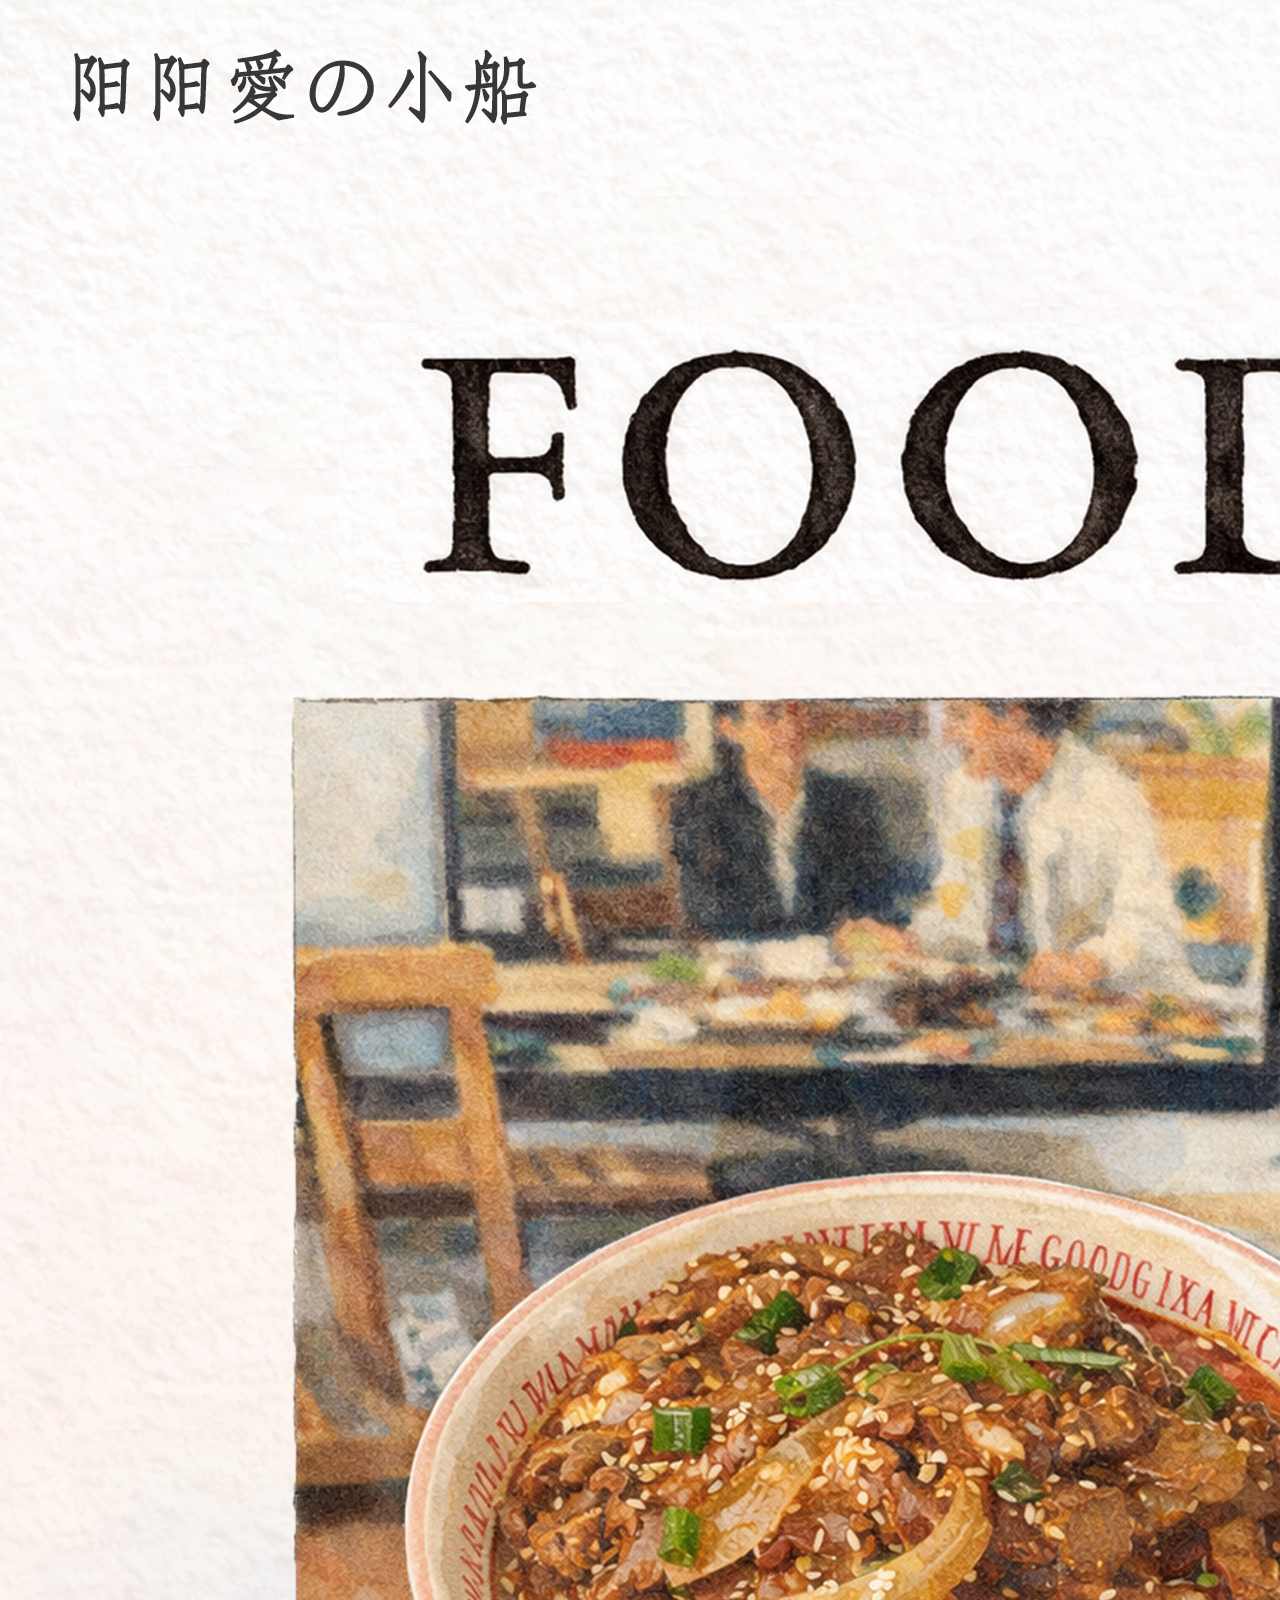
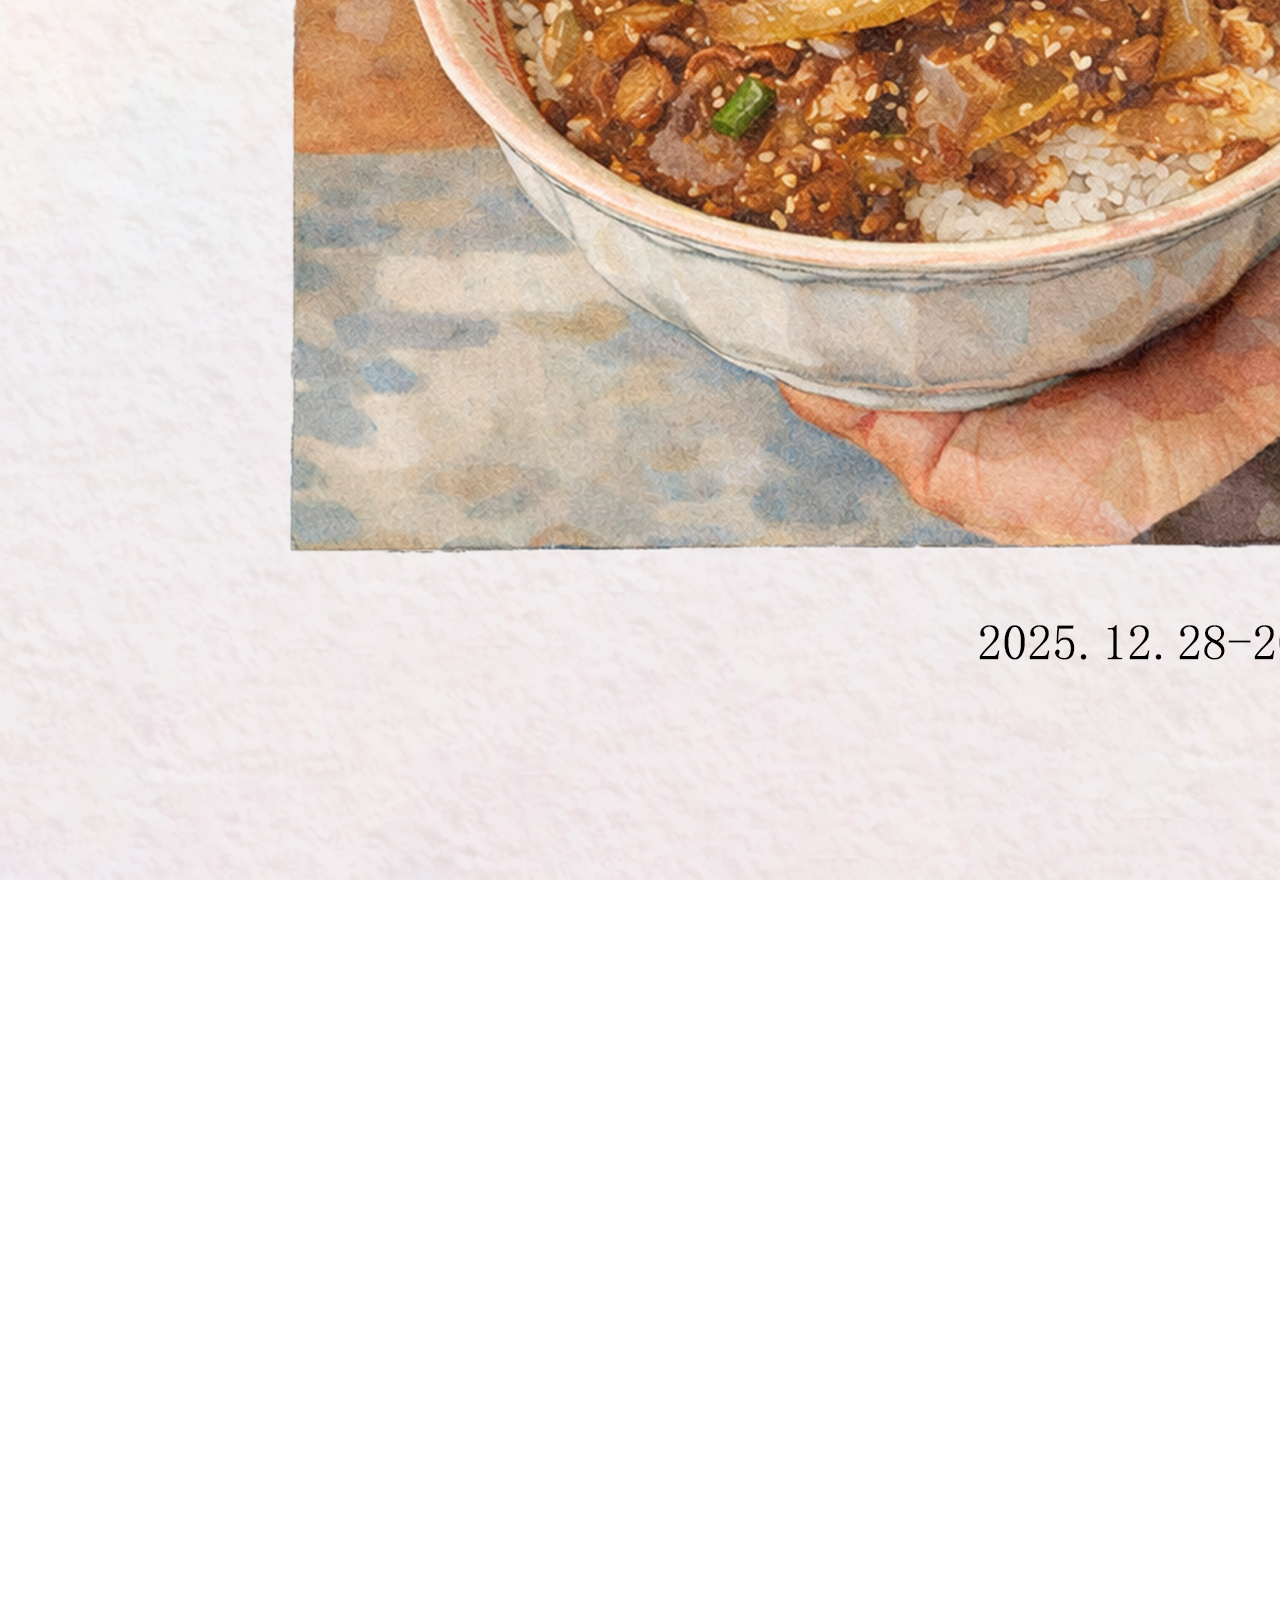
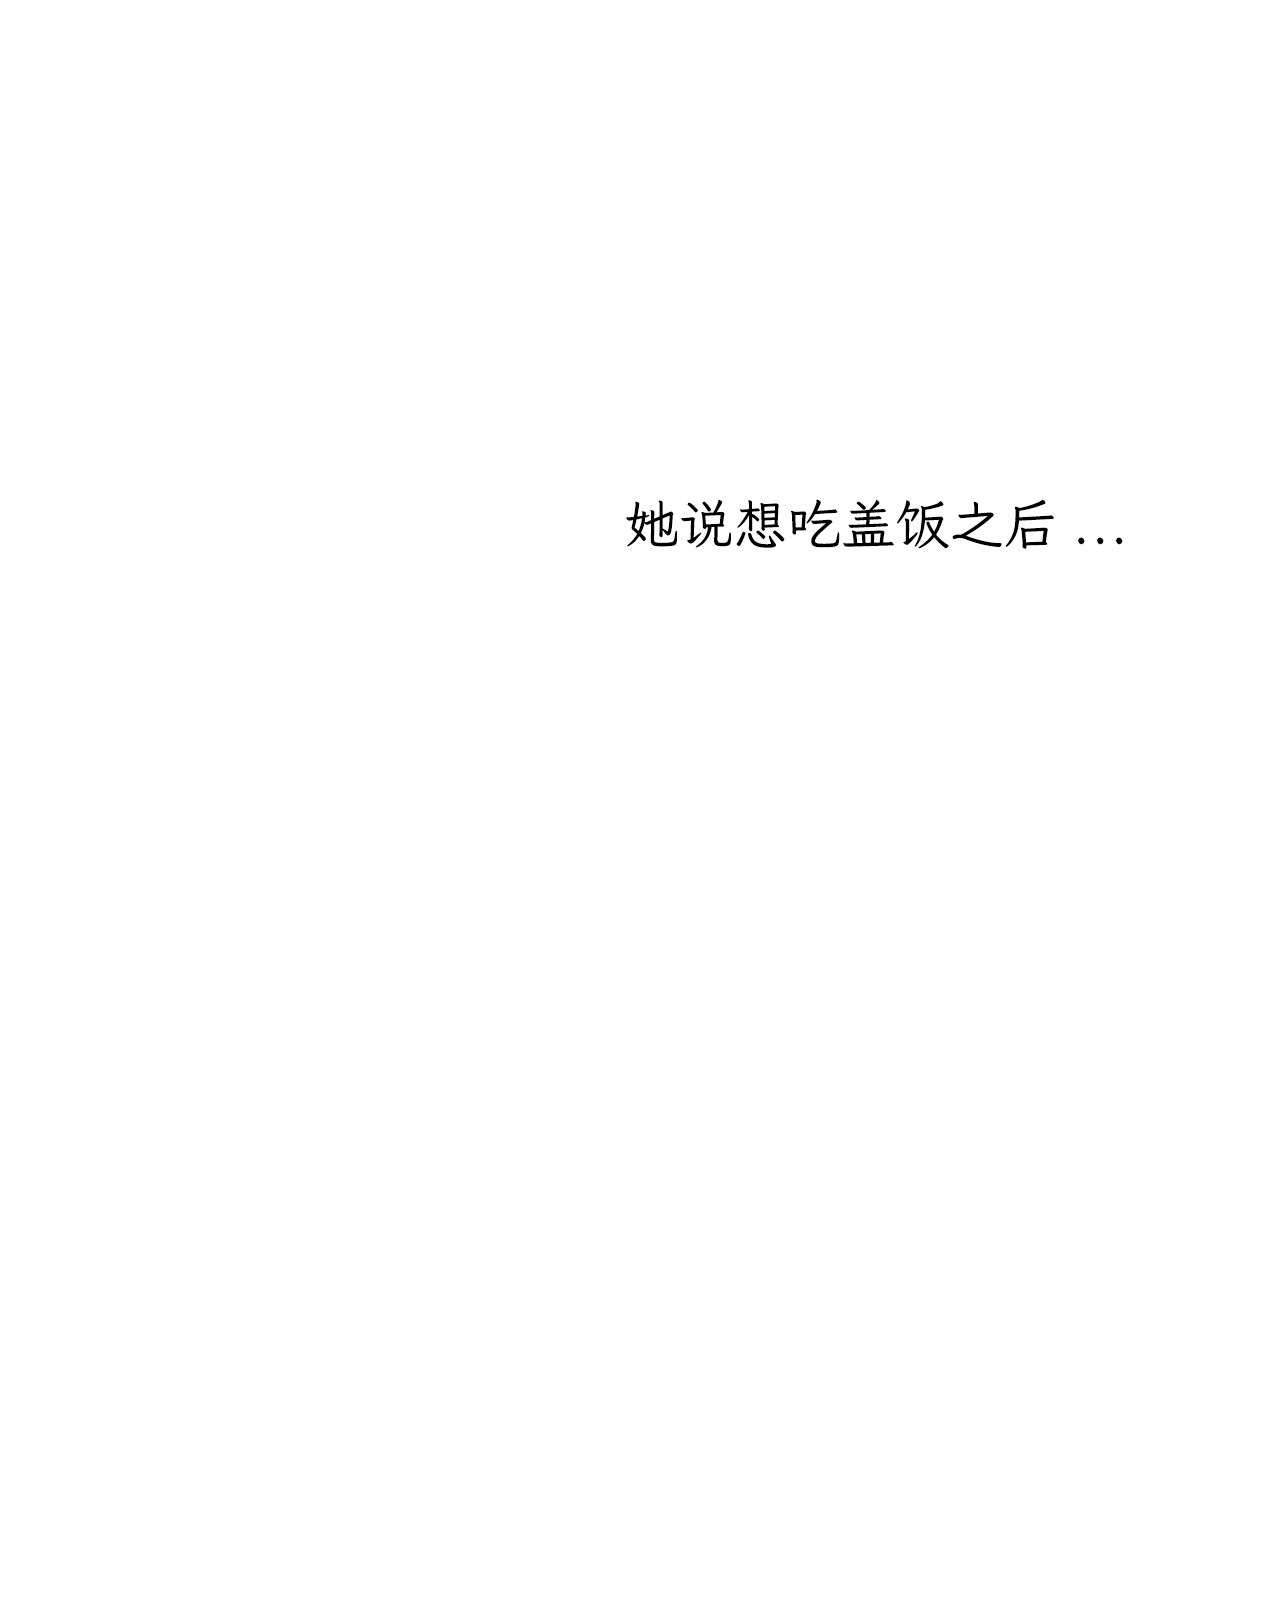
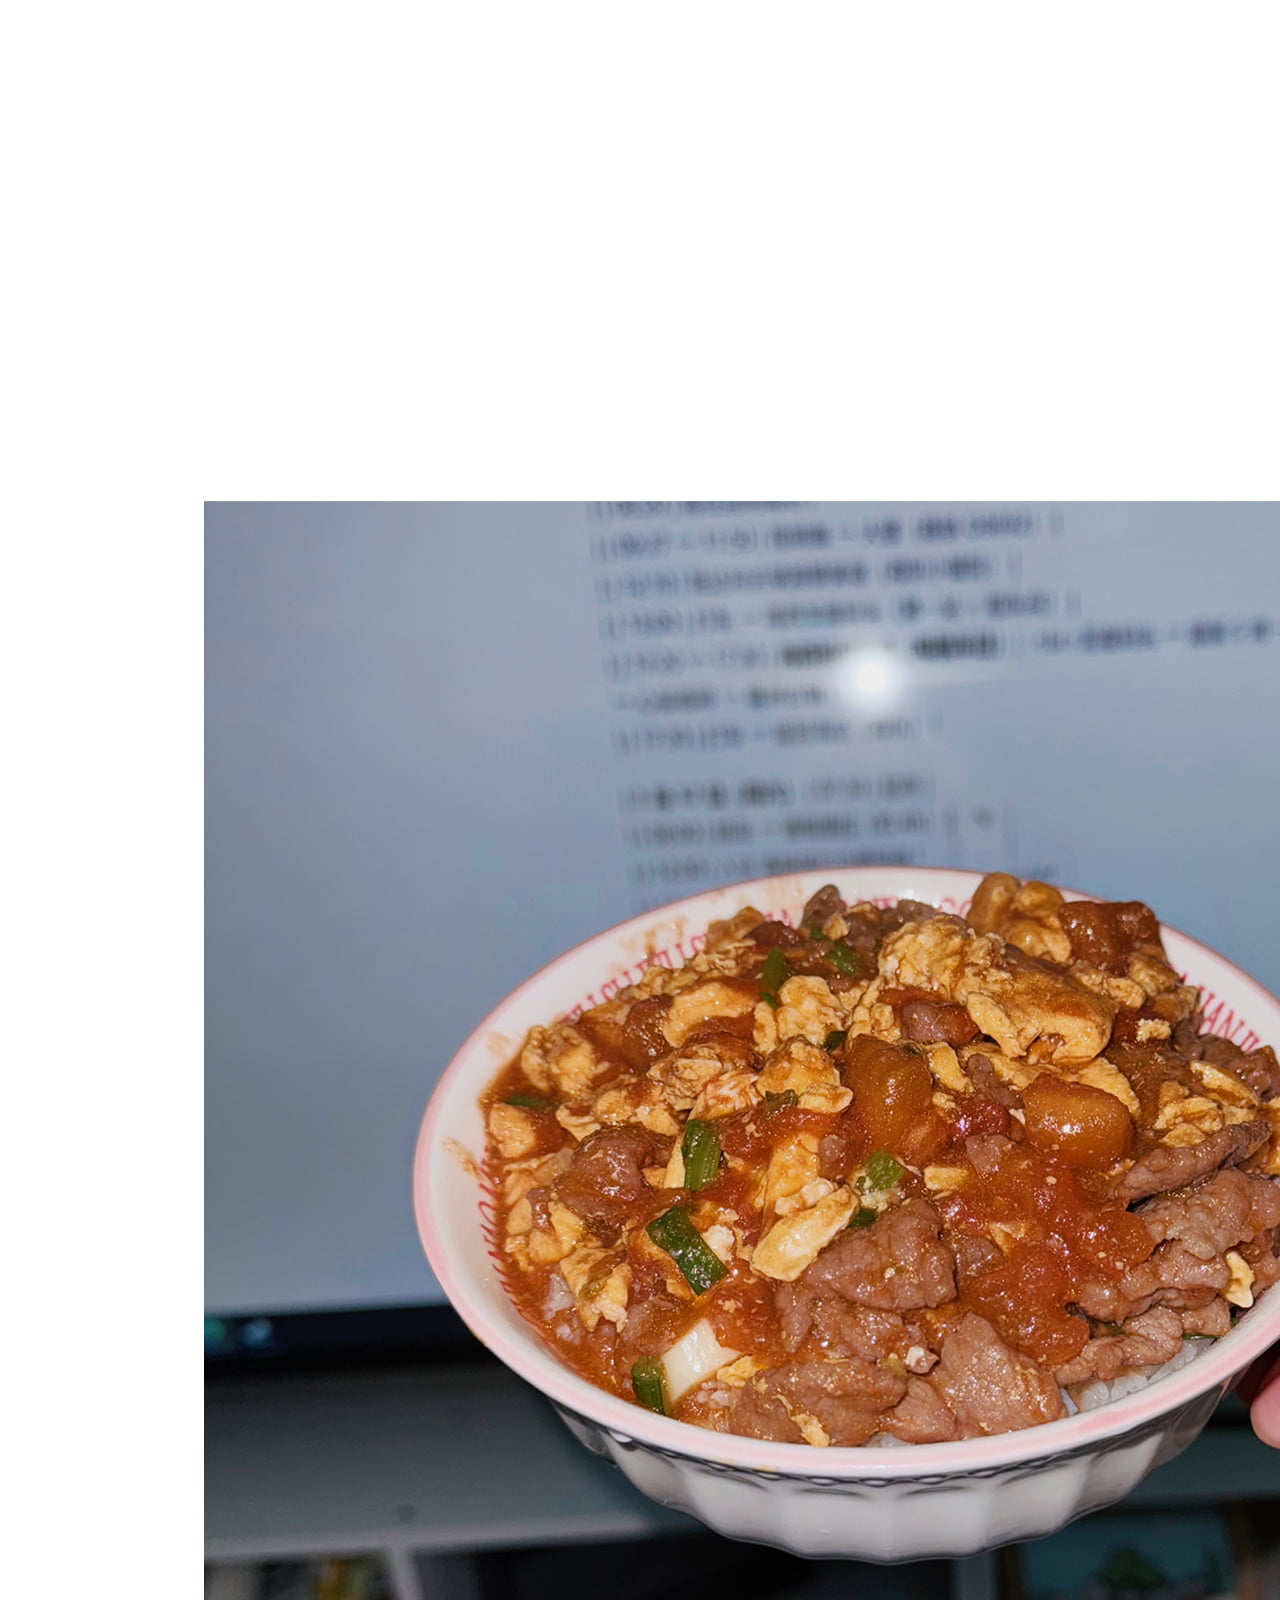
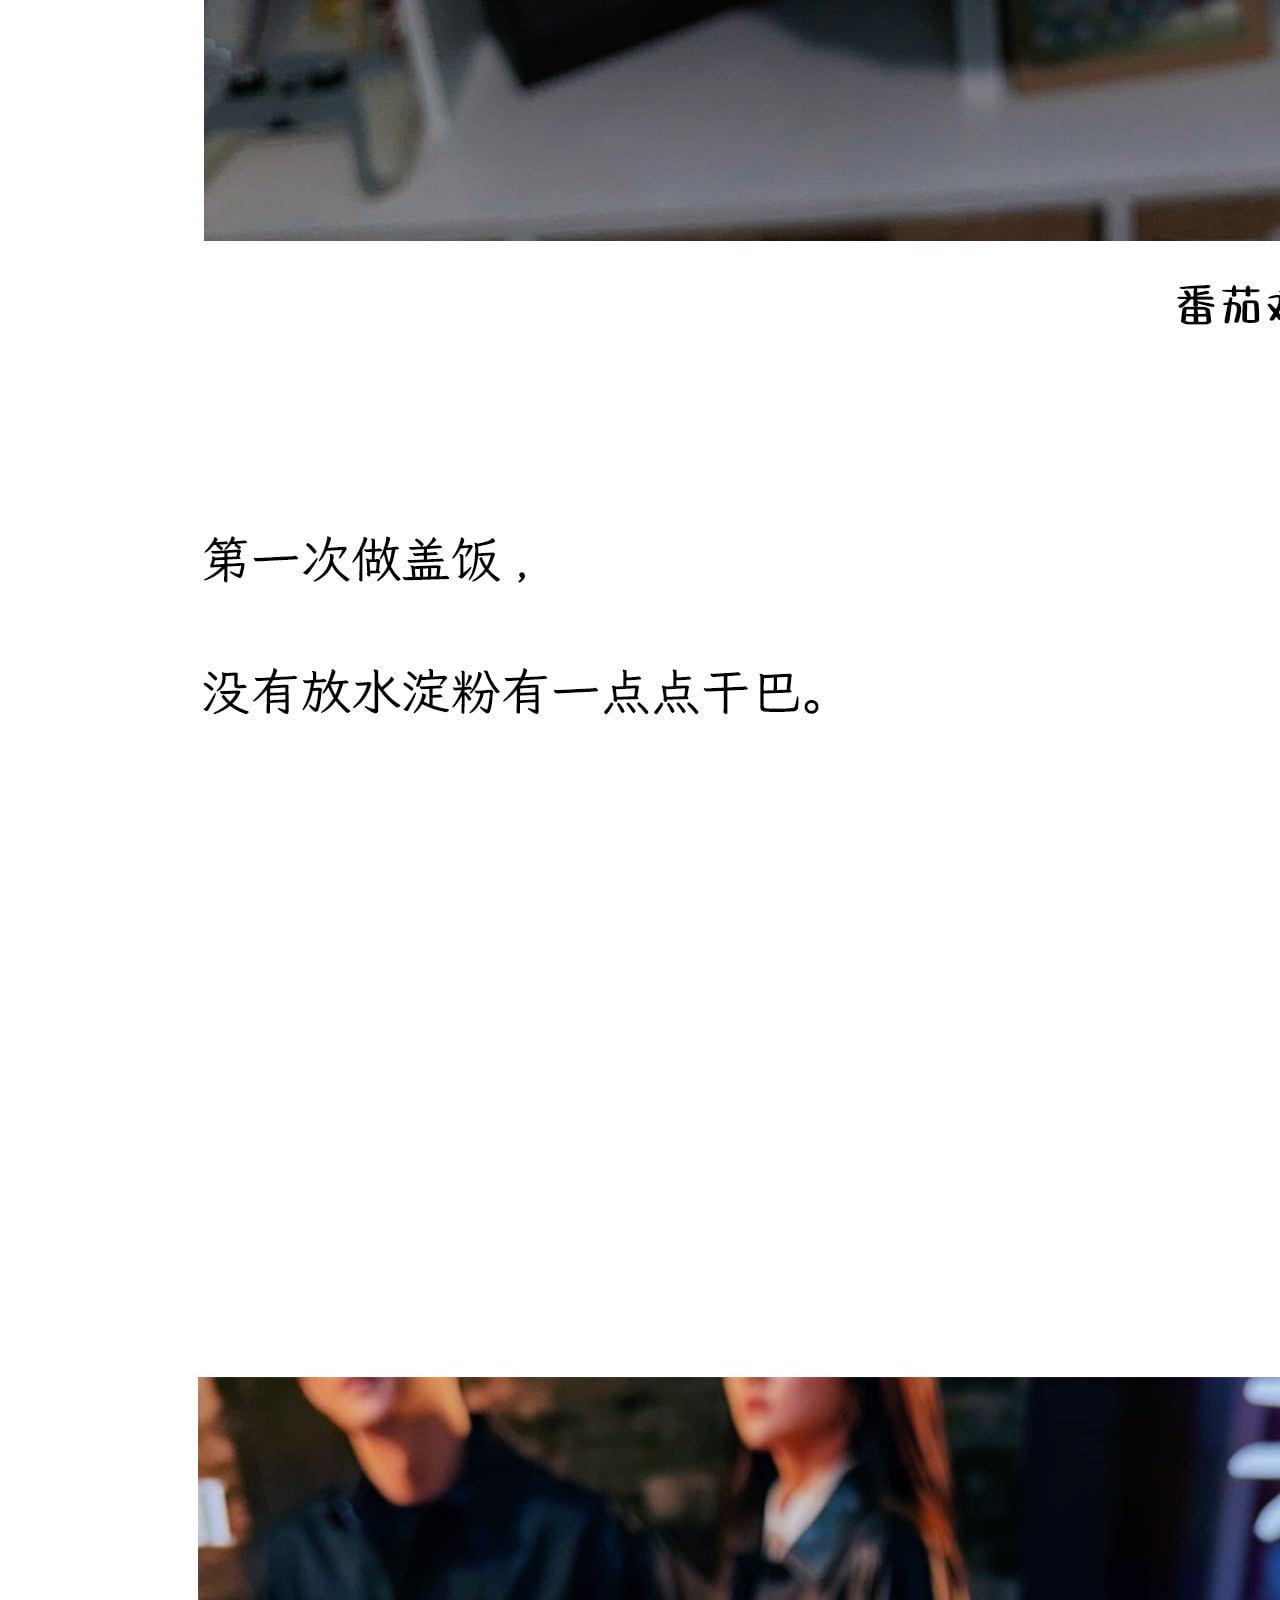
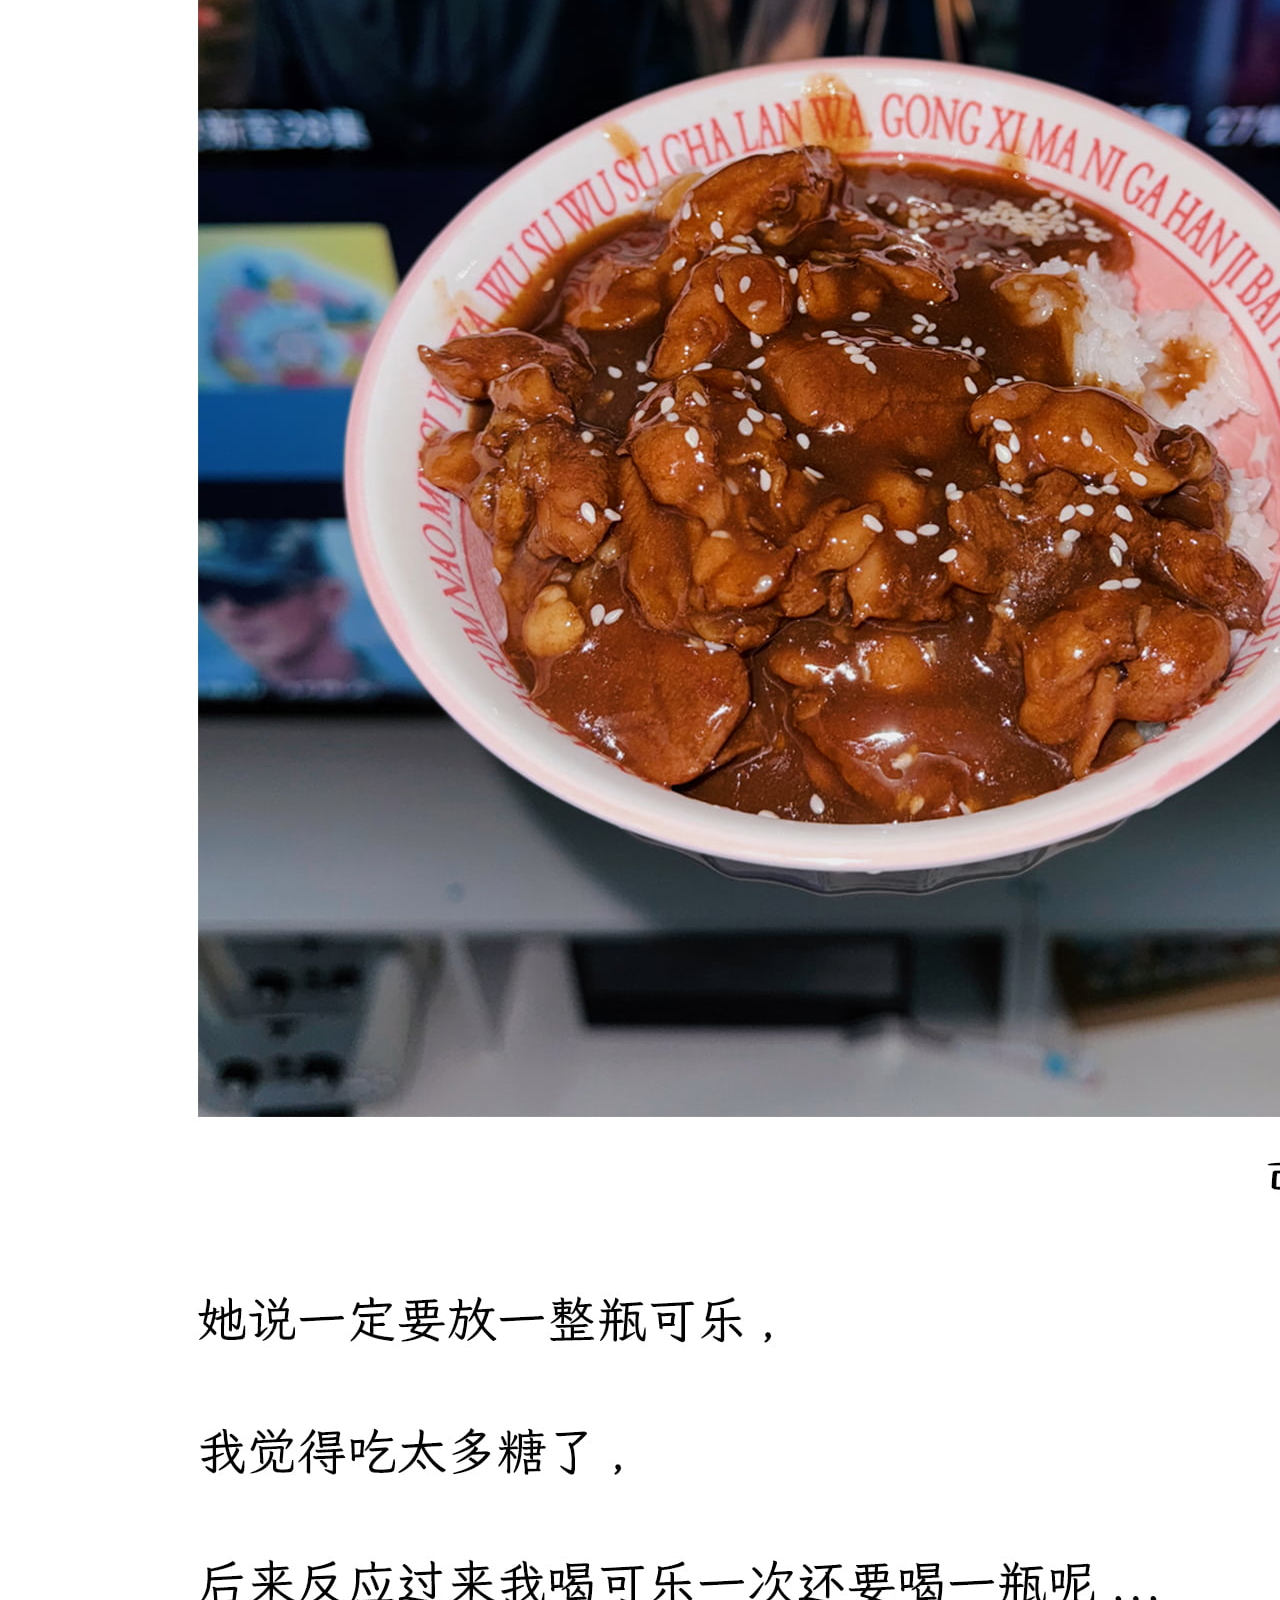
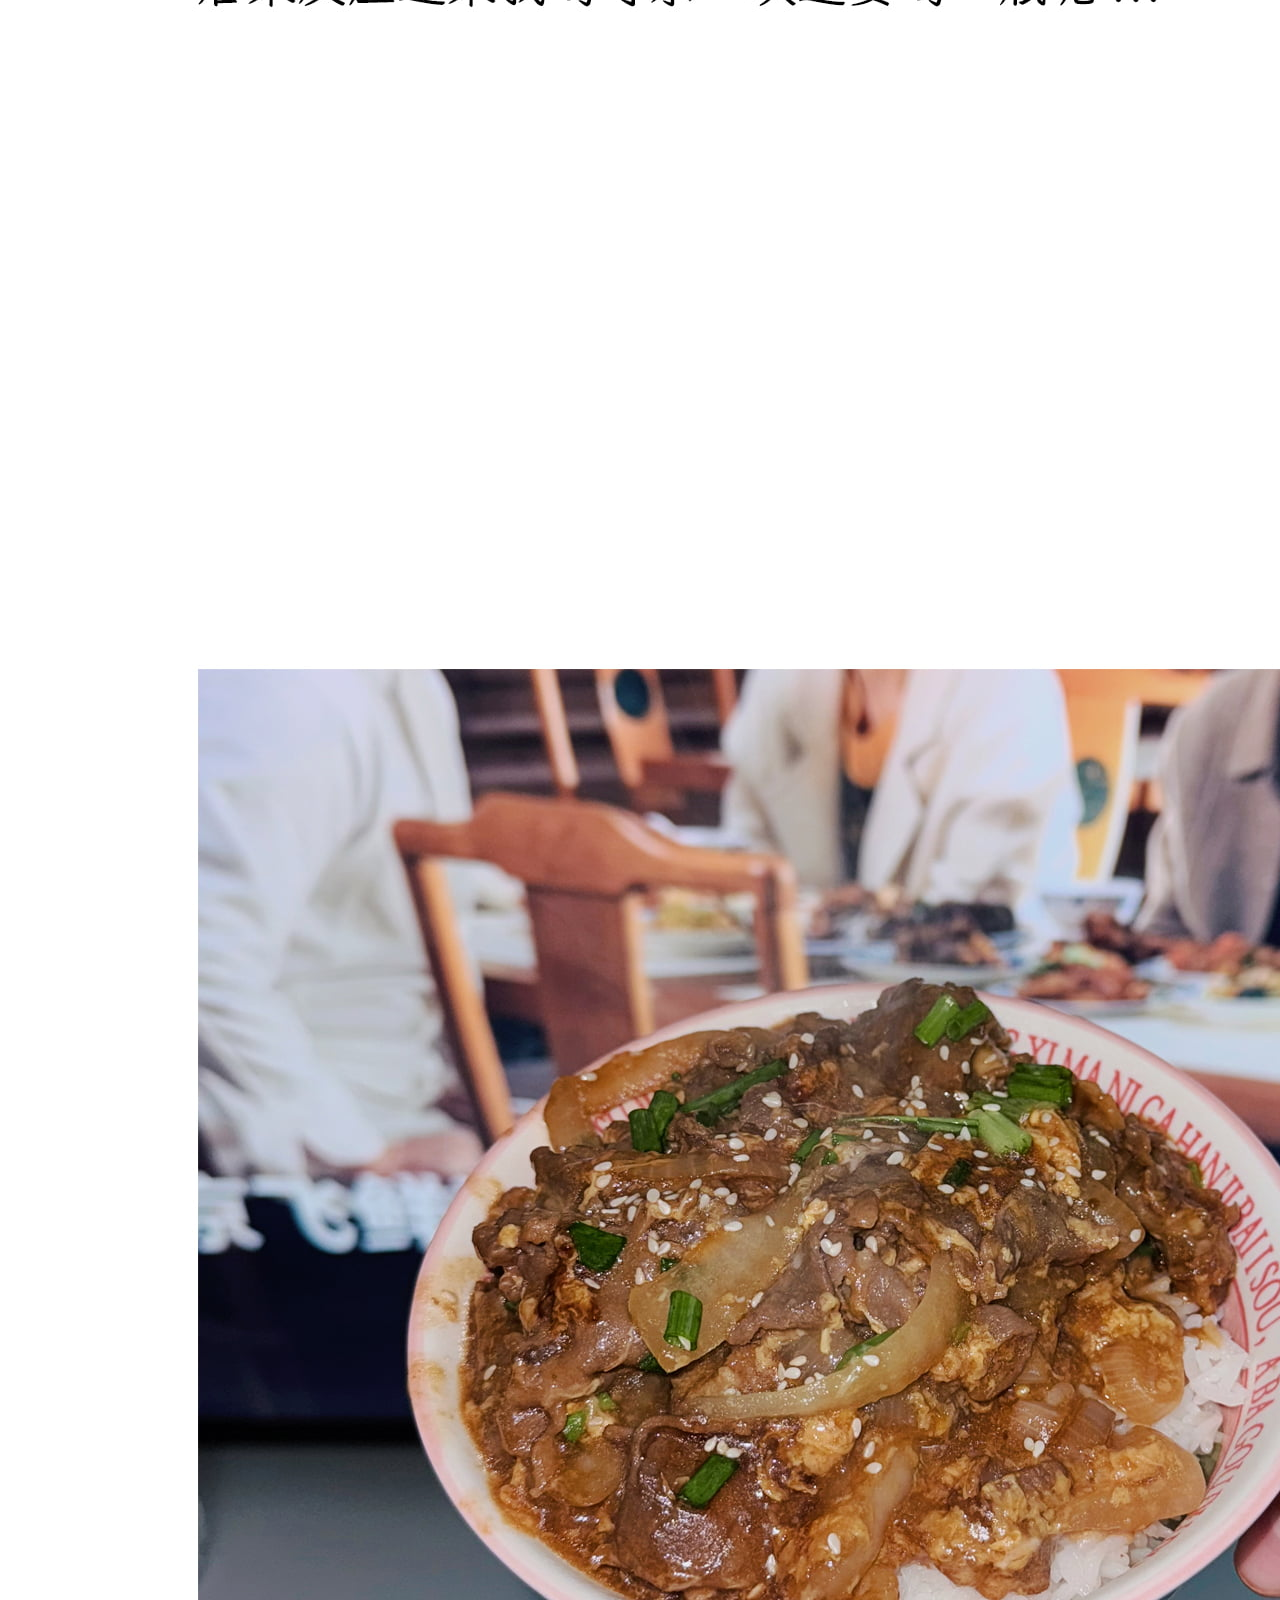
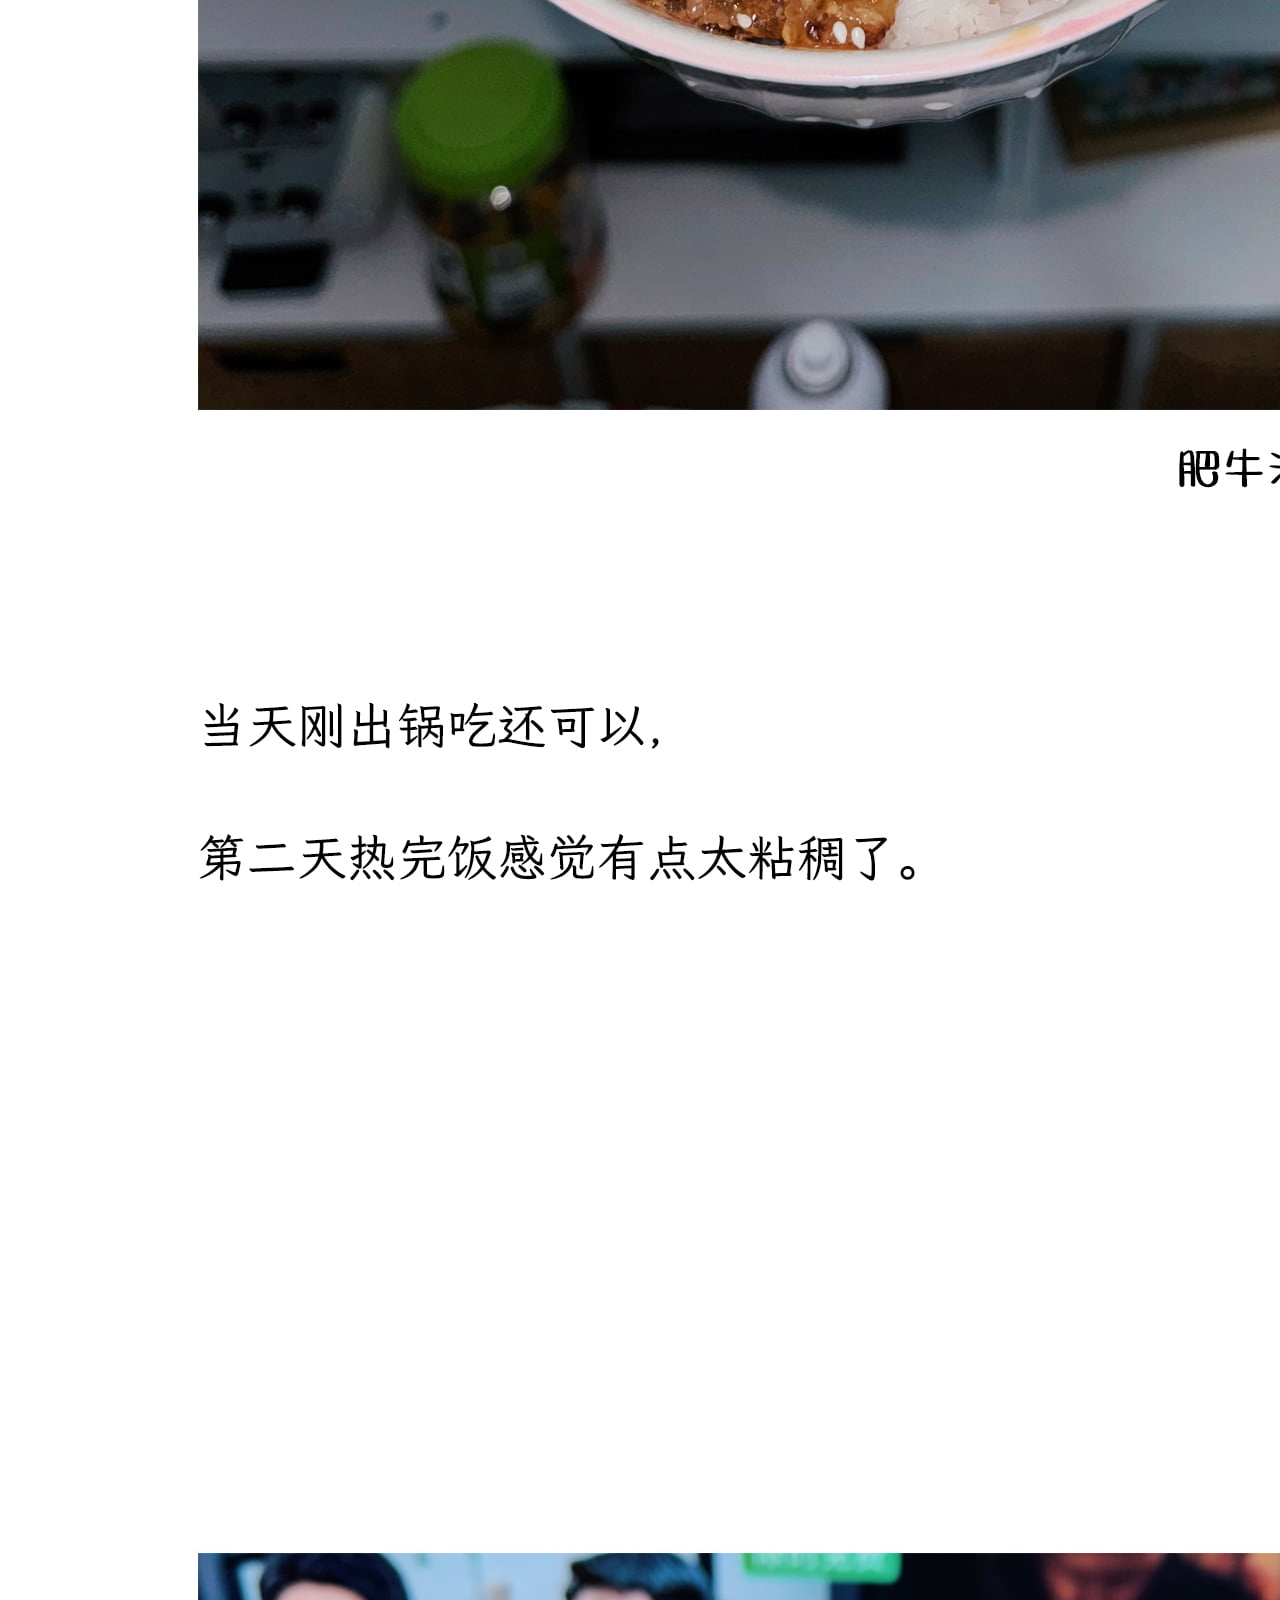
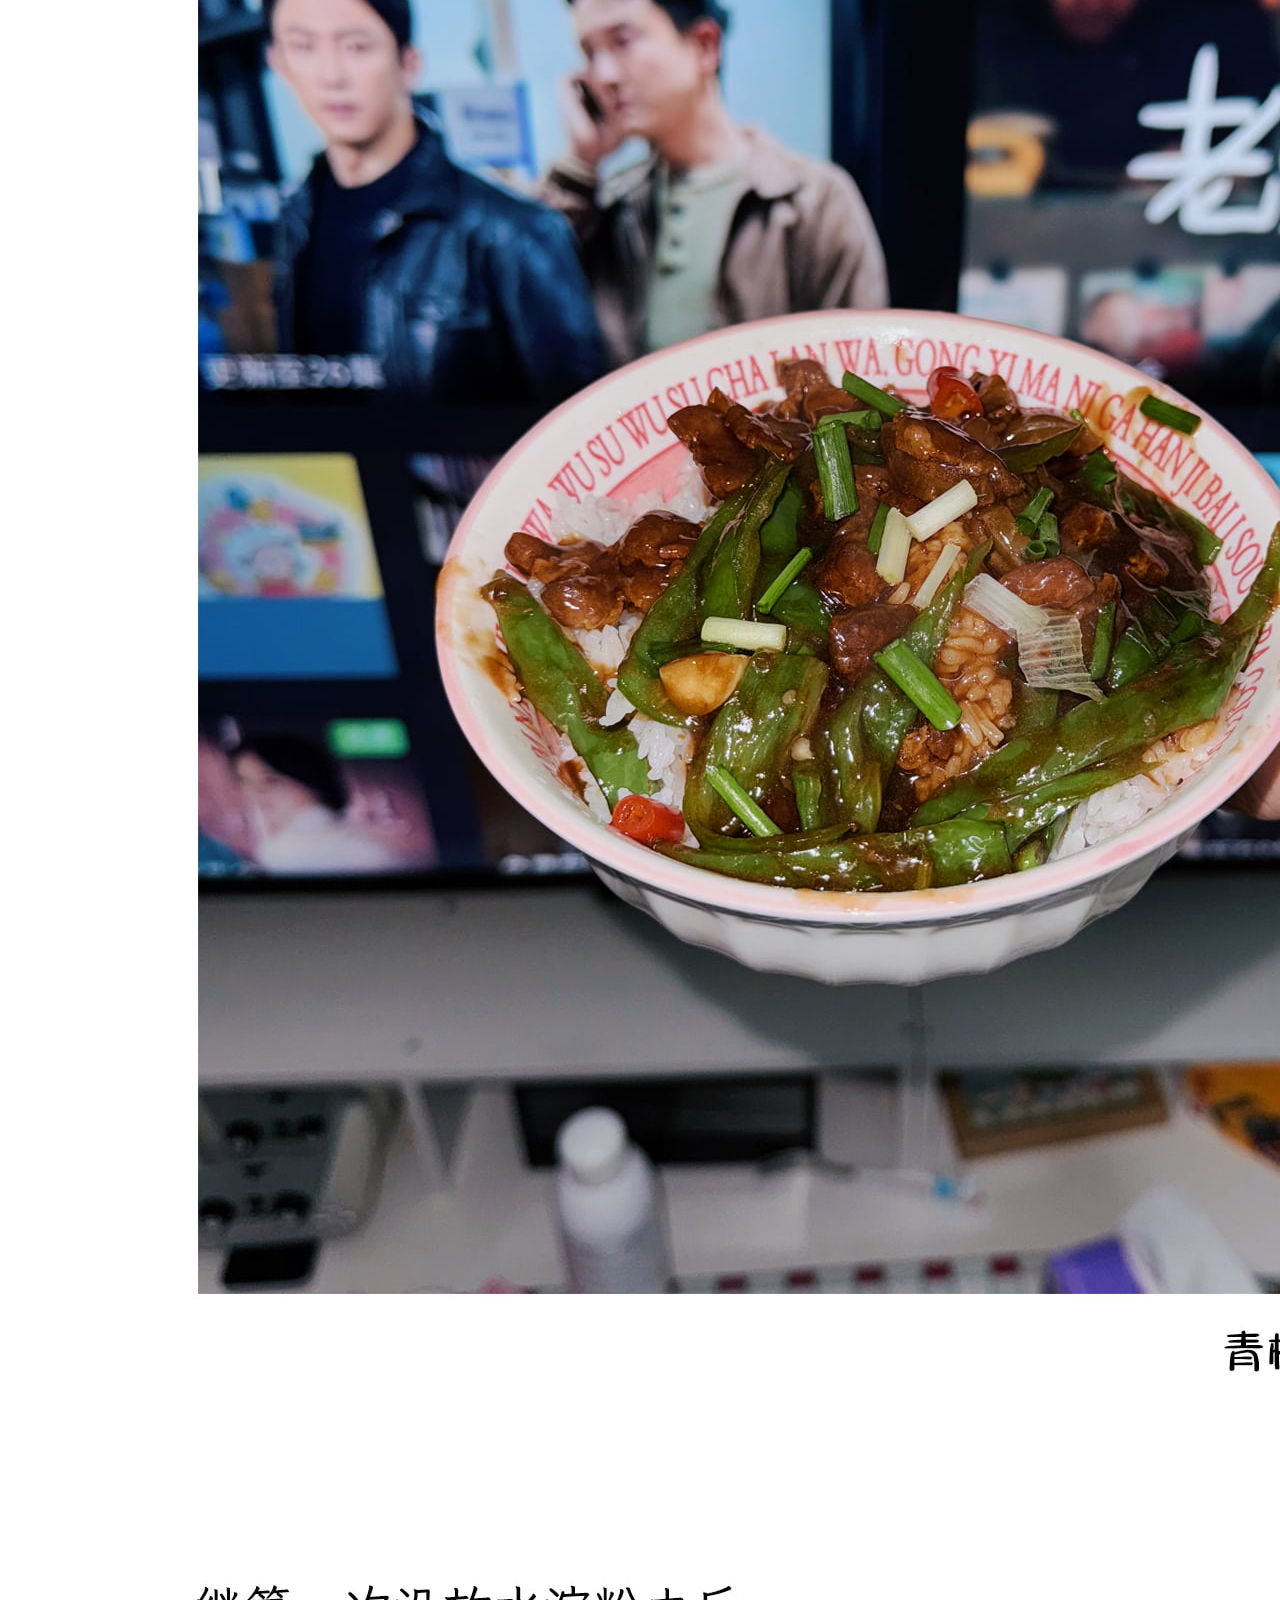
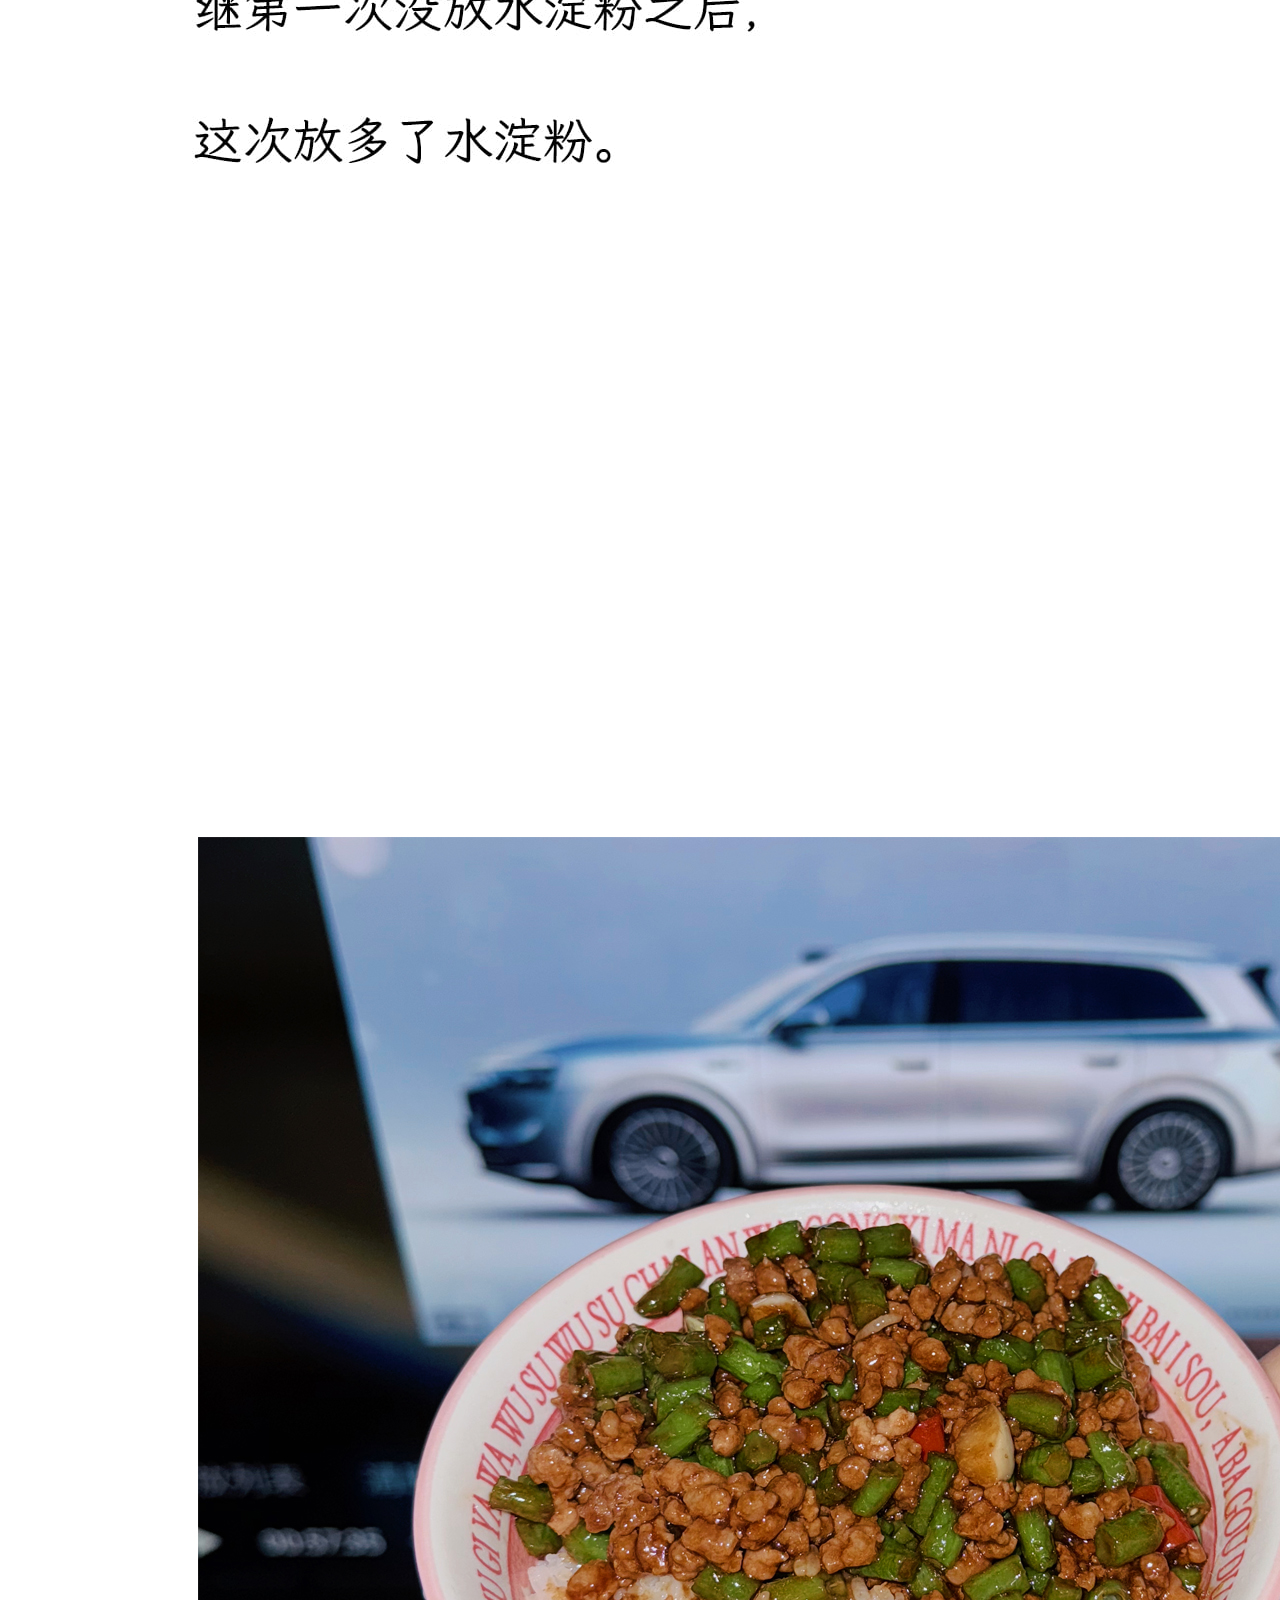
<file: food/food-0001.html>
<!DOCTYPE html>
<html lang="zh-CN">
<head>
  <meta charset="UTF-8">
  <meta name="viewport" content="width=device-width, initial-scale=1.0">
  <title>FOOD · 第 1 期</title>

  <!-- 内容页样式 -->
  <link rel="stylesheet" href="food-0001.css?v=1">
</head>

<body>

<main class="issue">

  <div class="issue-page"><img src="../images/food/food-0001/food-0001-cover.jpg" alt=""></div>

  <div class="issue-page"><img src="../images/food/food-0001/food-0001-01.jpg" alt=""></div>
  <div class="issue-page"><img src="../images/food/food-0001/food-0001-02.jpg" alt=""></div>
  <div class="issue-page"><img src="../images/food/food-0001/food-0001-03.jpg" alt=""></div>
  <div class="issue-page"><img src="../images/food/food-0001/food-0001-04.jpg" alt=""></div>
  <div class="issue-page"><img src="../images/food/food-0001/food-0001-05.jpg" alt=""></div>
  <div class="issue-page"><img src="../images/food/food-0001/food-0001-06.jpg" alt=""></div>
  <div class="issue-page"><img src="../images/food/food-0001/food-0001-07.jpg" alt=""></div>
  <div class="issue-page"><img src="../images/food/food-0001/food-0001-08.jpg" alt=""></div>
  <div class="issue-page"><img src="../images/food/food-0001/food-0001-09.jpg" alt=""></div>
  <div class="issue-page"><img src="../images/food/food-0001/food-0001-10.jpg" alt=""></div>

</main>

</body>
</html>
</file>
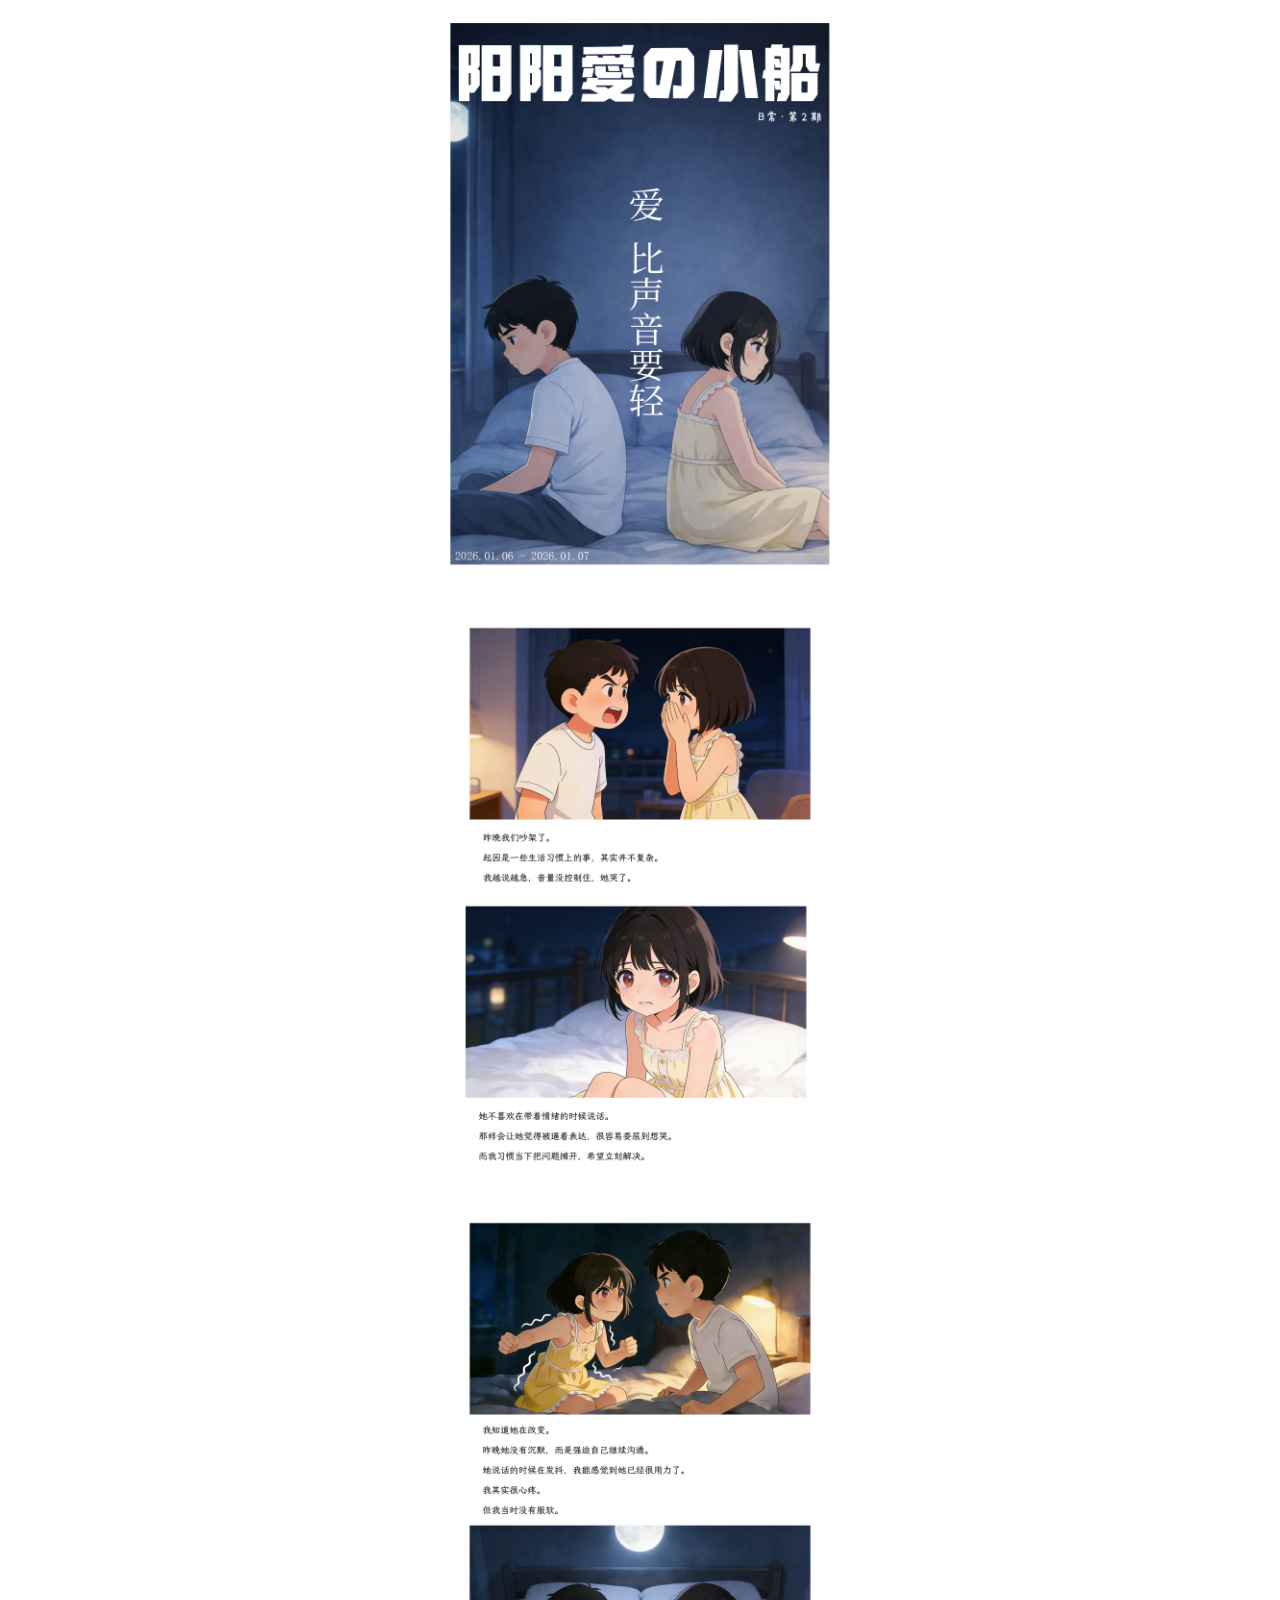
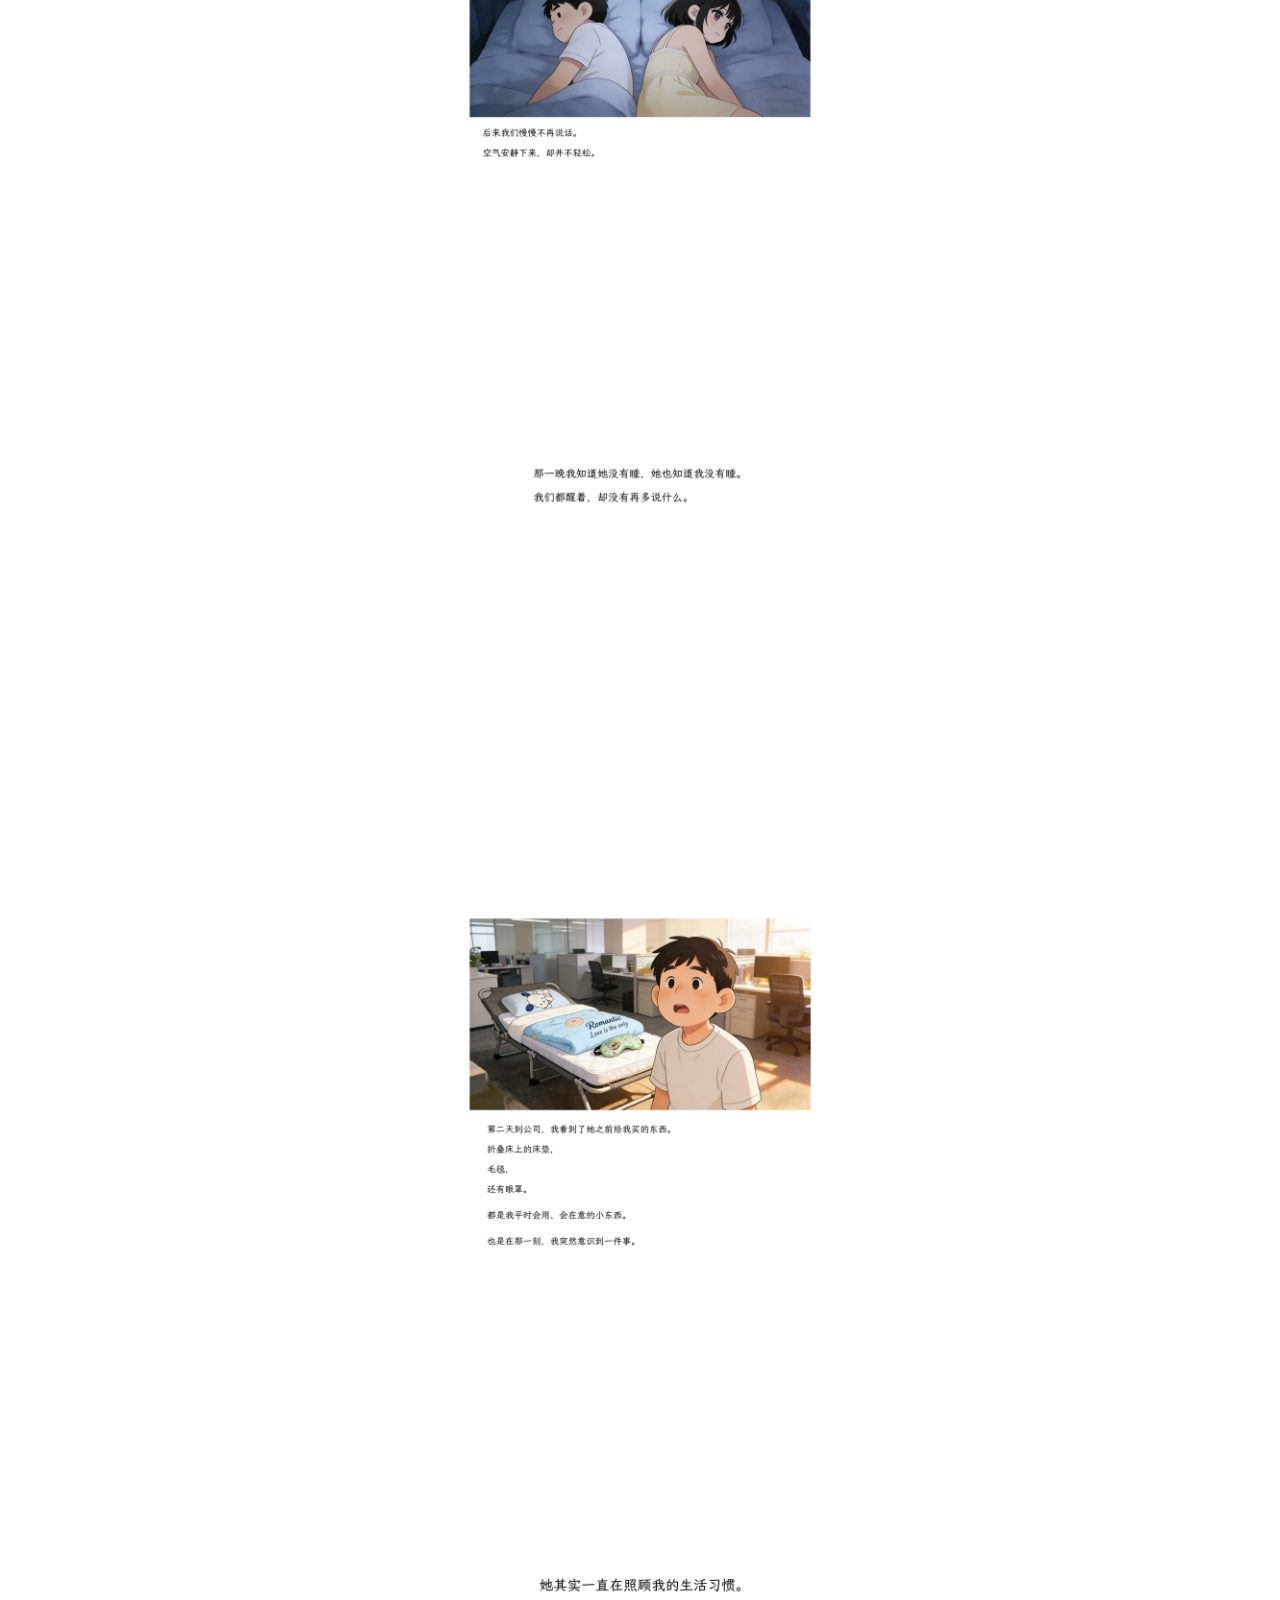
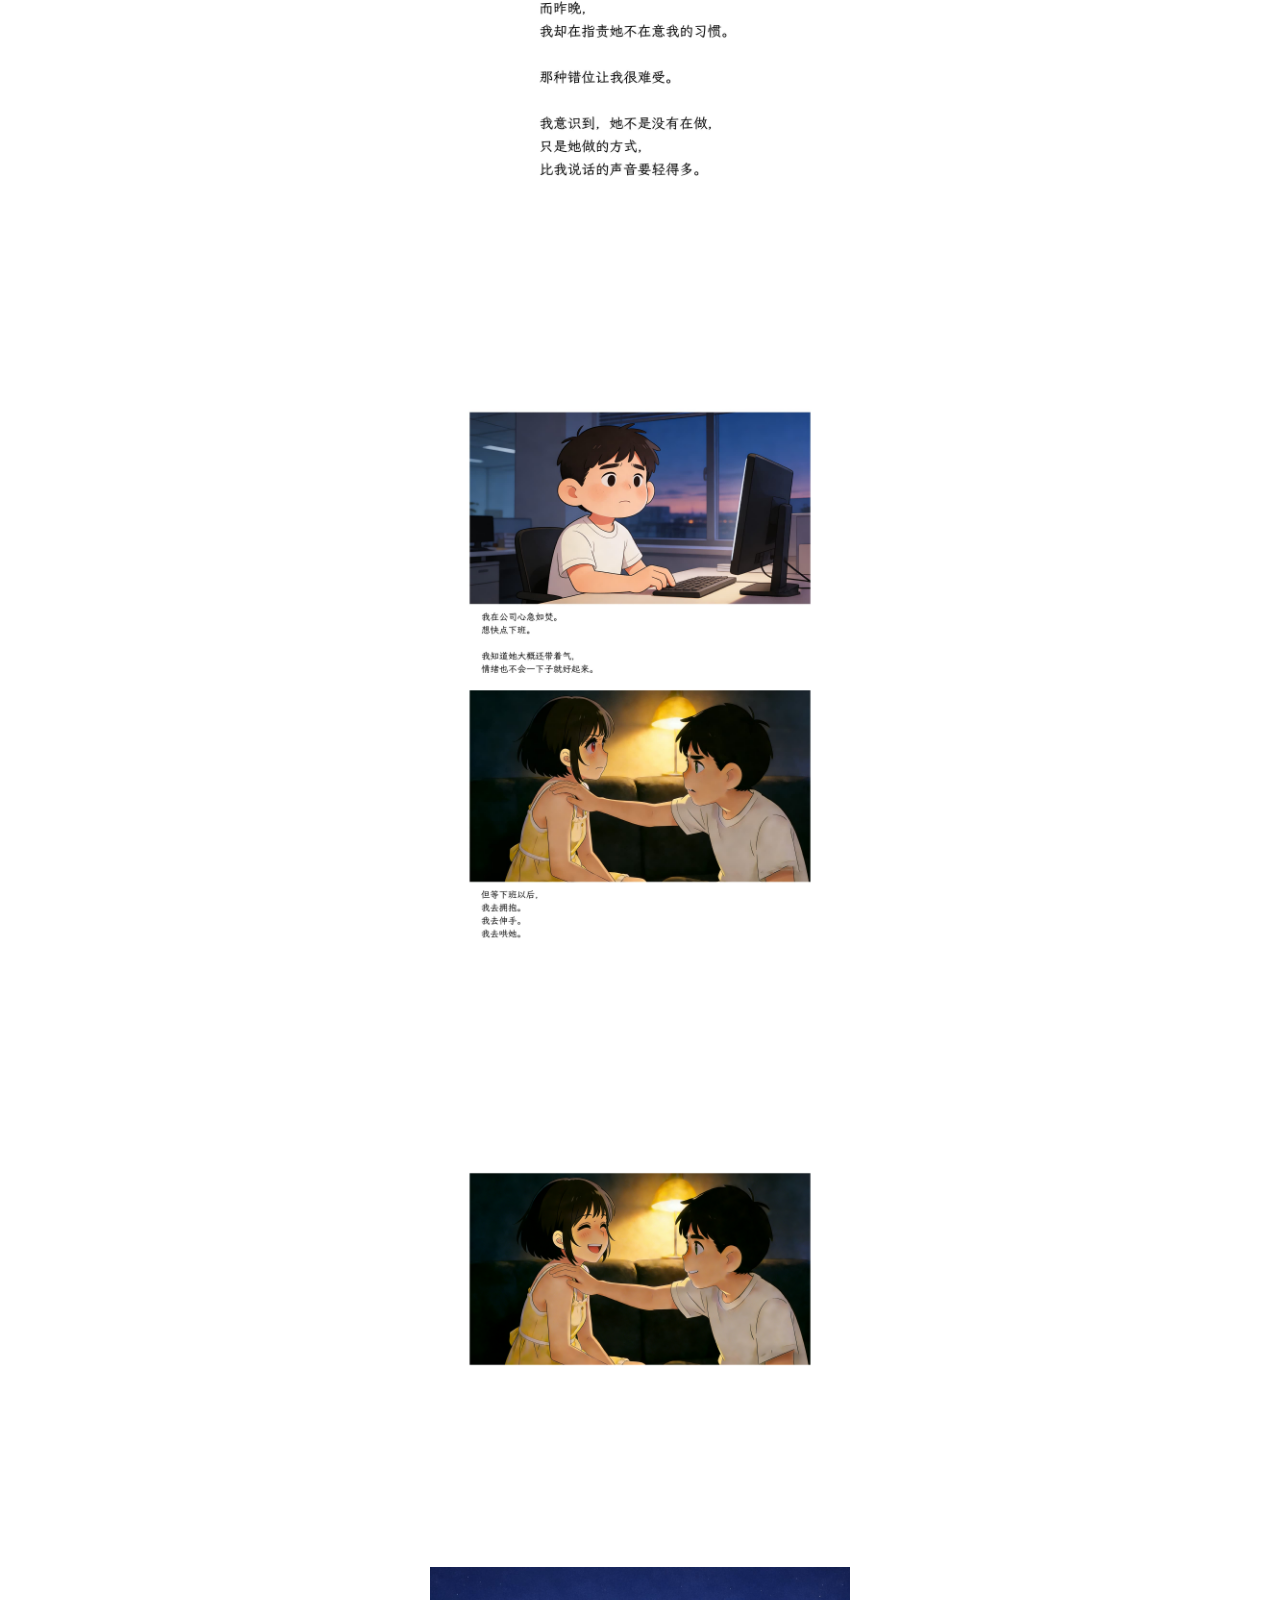
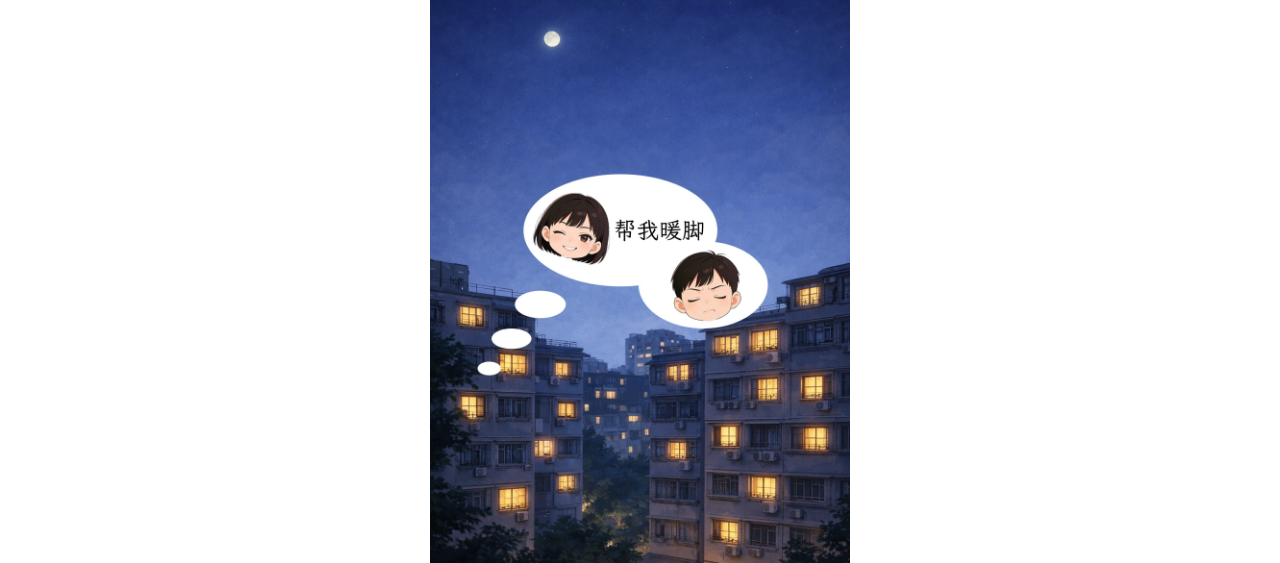
<file: daily/daily-0002/daily-0002.html>
<!DOCTYPE html>
<html lang="zh-CN">
<head>
  <meta charset="UTF-8">
  <meta name="viewport" content="width=device-width, initial-scale=1.0">
  <title>日常 · 第 2 期</title>

  <link rel="stylesheet" href="daily-0002.css">
</head>

<body>

<main class="issue">

  <!-- cover -->
  <div class="issue-page">
    <img src="../../images/daily/daily-0002/daily-0002-cover.jpg" alt="">
  </div>

  <div class="issue-page">
    <img src="../../images/daily/daily-0002/daily-0002-01.jpg" alt="">
  </div>

  <div class="issue-page">
    <img src="../../images/daily/daily-0002/daily-0002-02.jpg" alt="">
  </div>

  <div class="issue-page">
    <img src="../../images/daily/daily-0002/daily-0002-03.jpg" alt="">
  </div>

  <div class="issue-page">
    <img src="../../images/daily/daily-0002/daily-0002-04.jpg" alt="">
  </div>

  <div class="issue-page">
    <img src="../../images/daily/daily-0002/daily-0002-05.jpg" alt="">
  </div>

  <div class="issue-page">
    <img src="../../images/daily/daily-0002/daily-0002-06.jpg" alt="">
  </div>

  <div class="issue-page">
    <img src="../../images/daily/daily-0002/daily-0002-07.jpg" alt="">
  </div>

  <div class="issue-page">
    <img src="../../images/daily/daily-0002/daily-0002-08.jpg" alt="">
  </div>

</main>

</body>
</html>
</file>
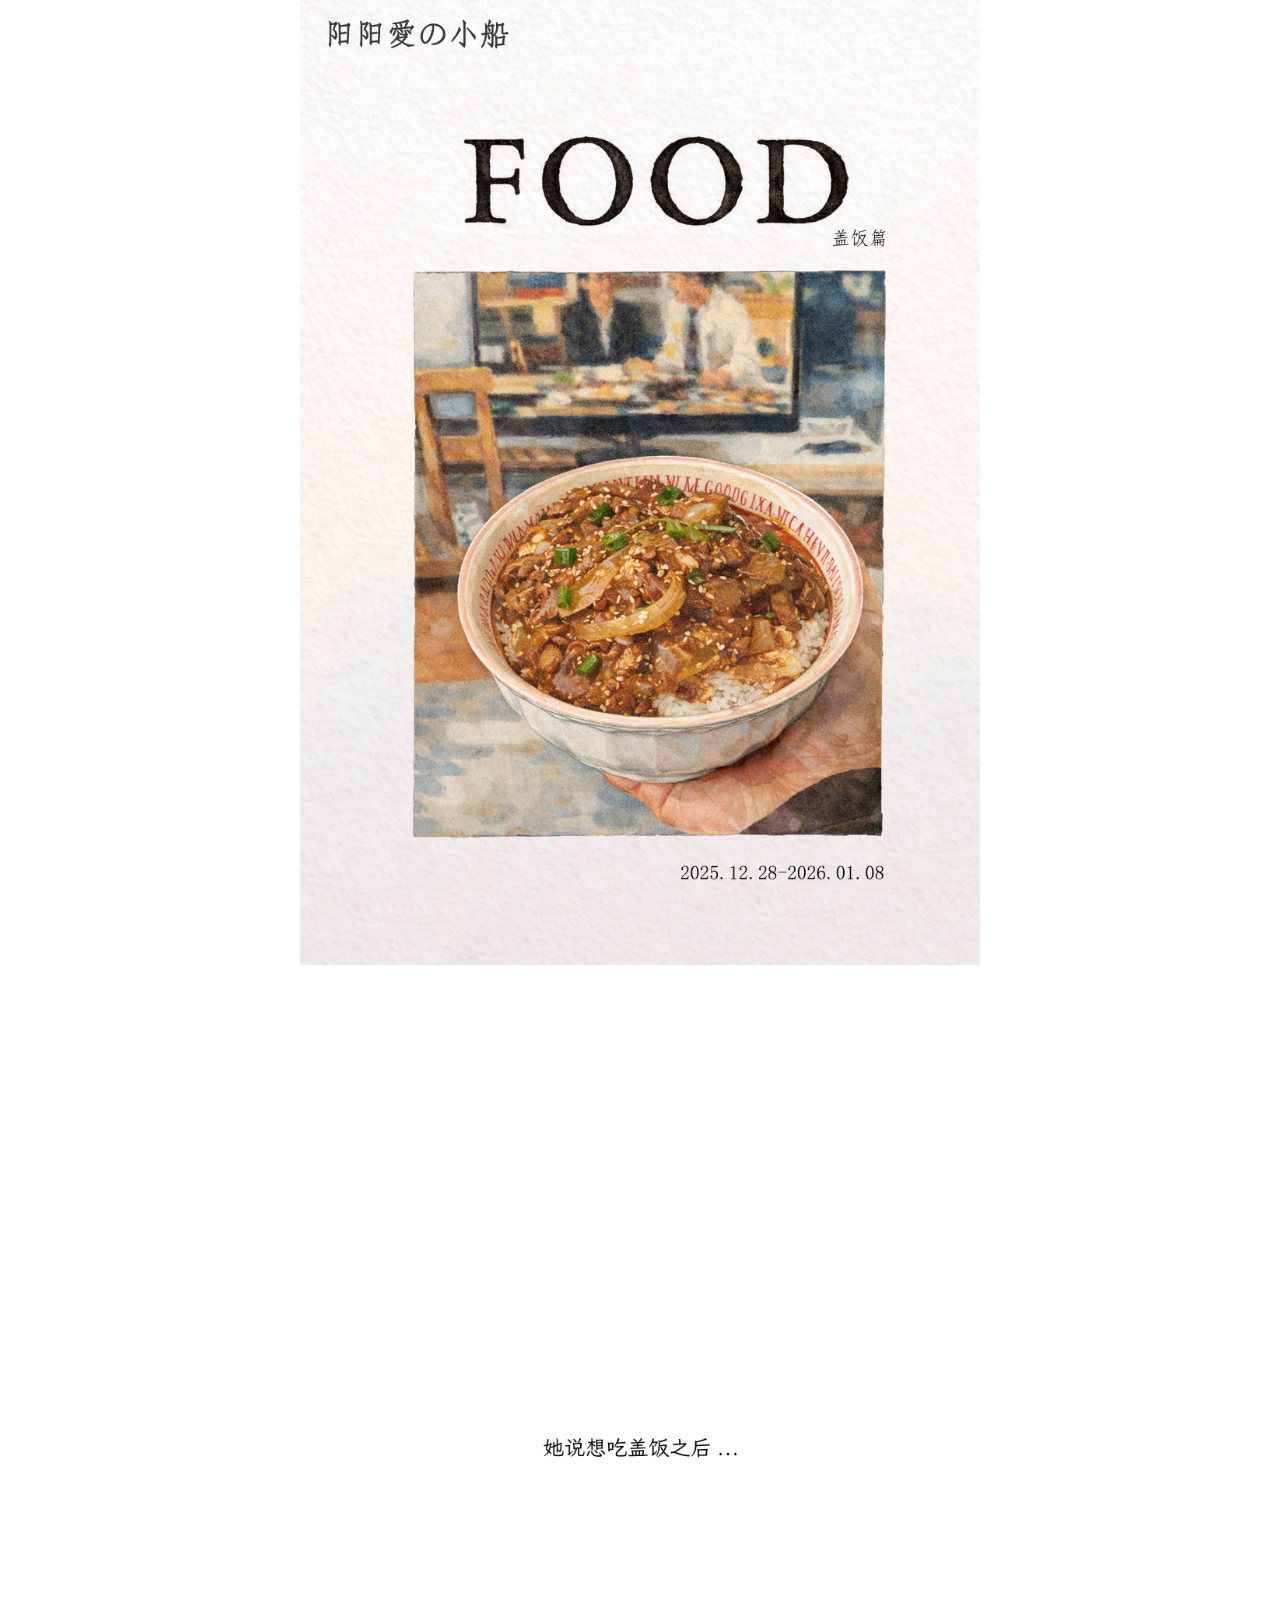
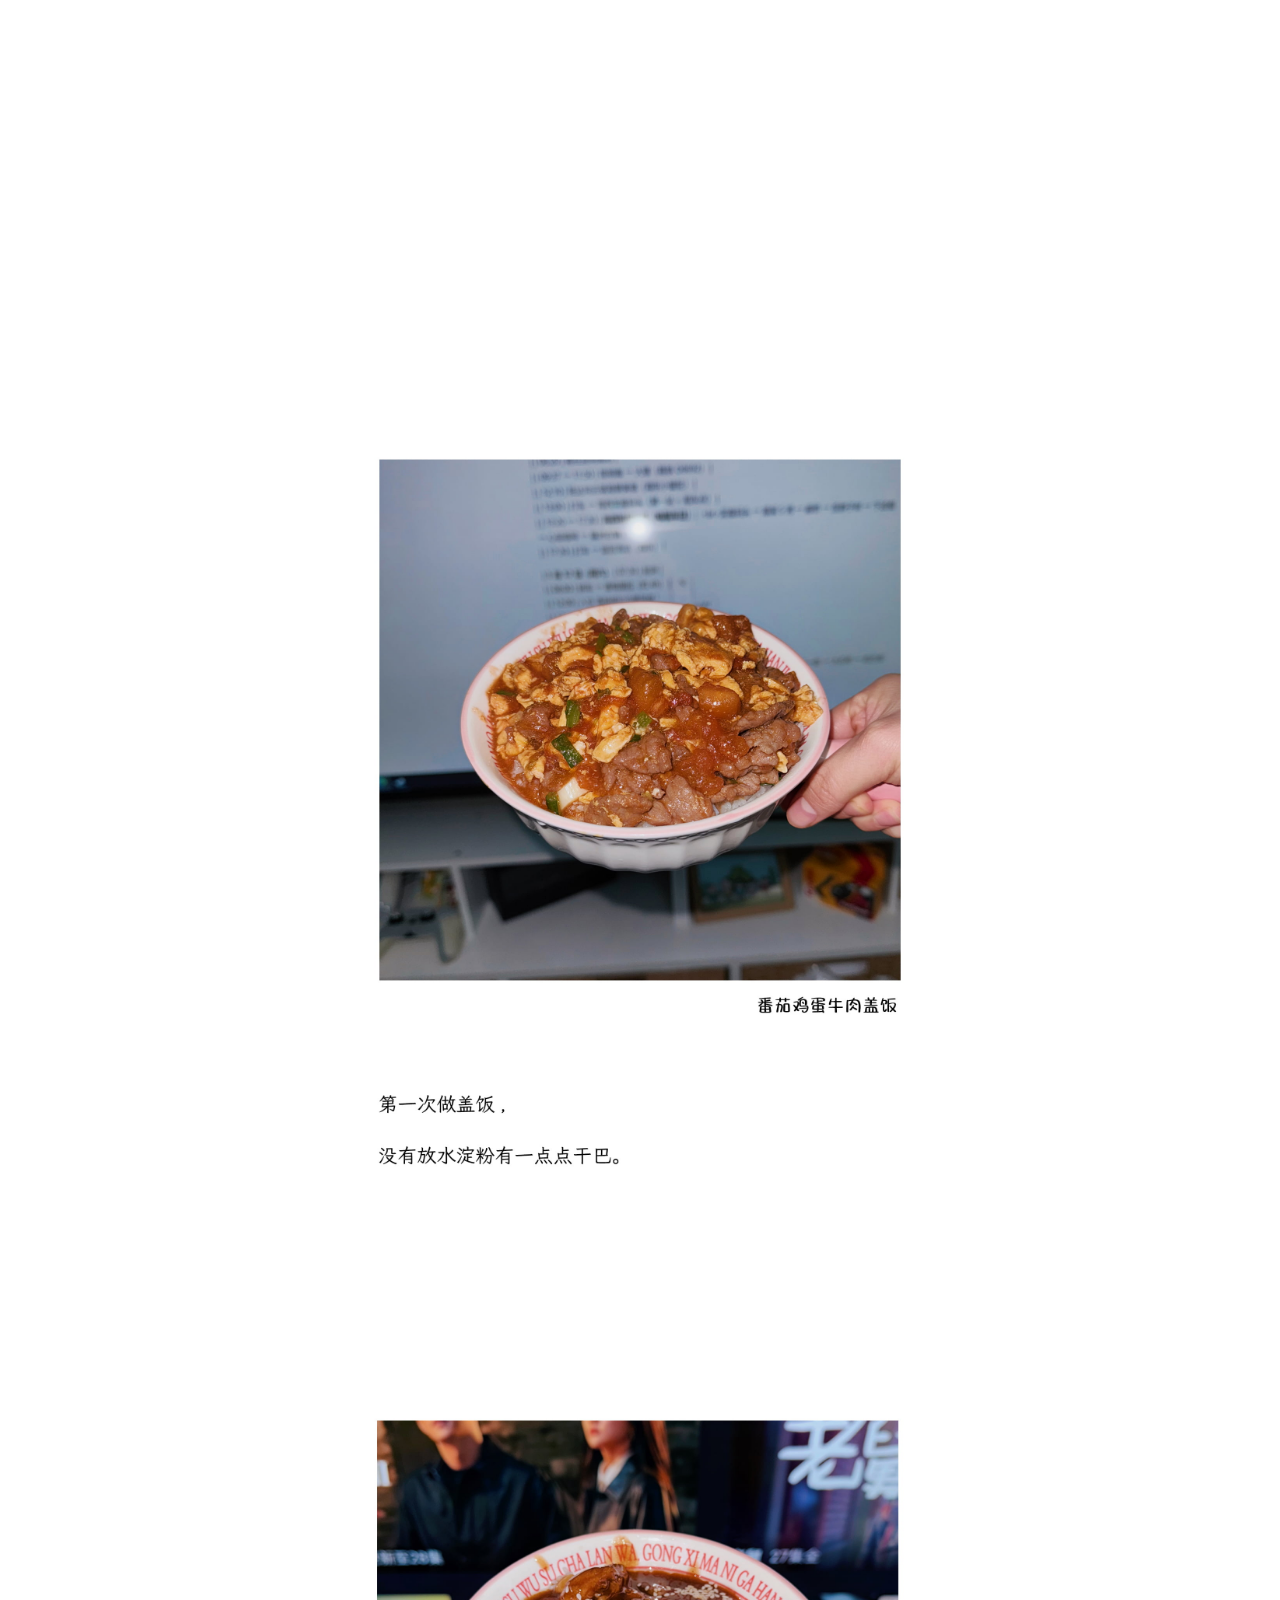
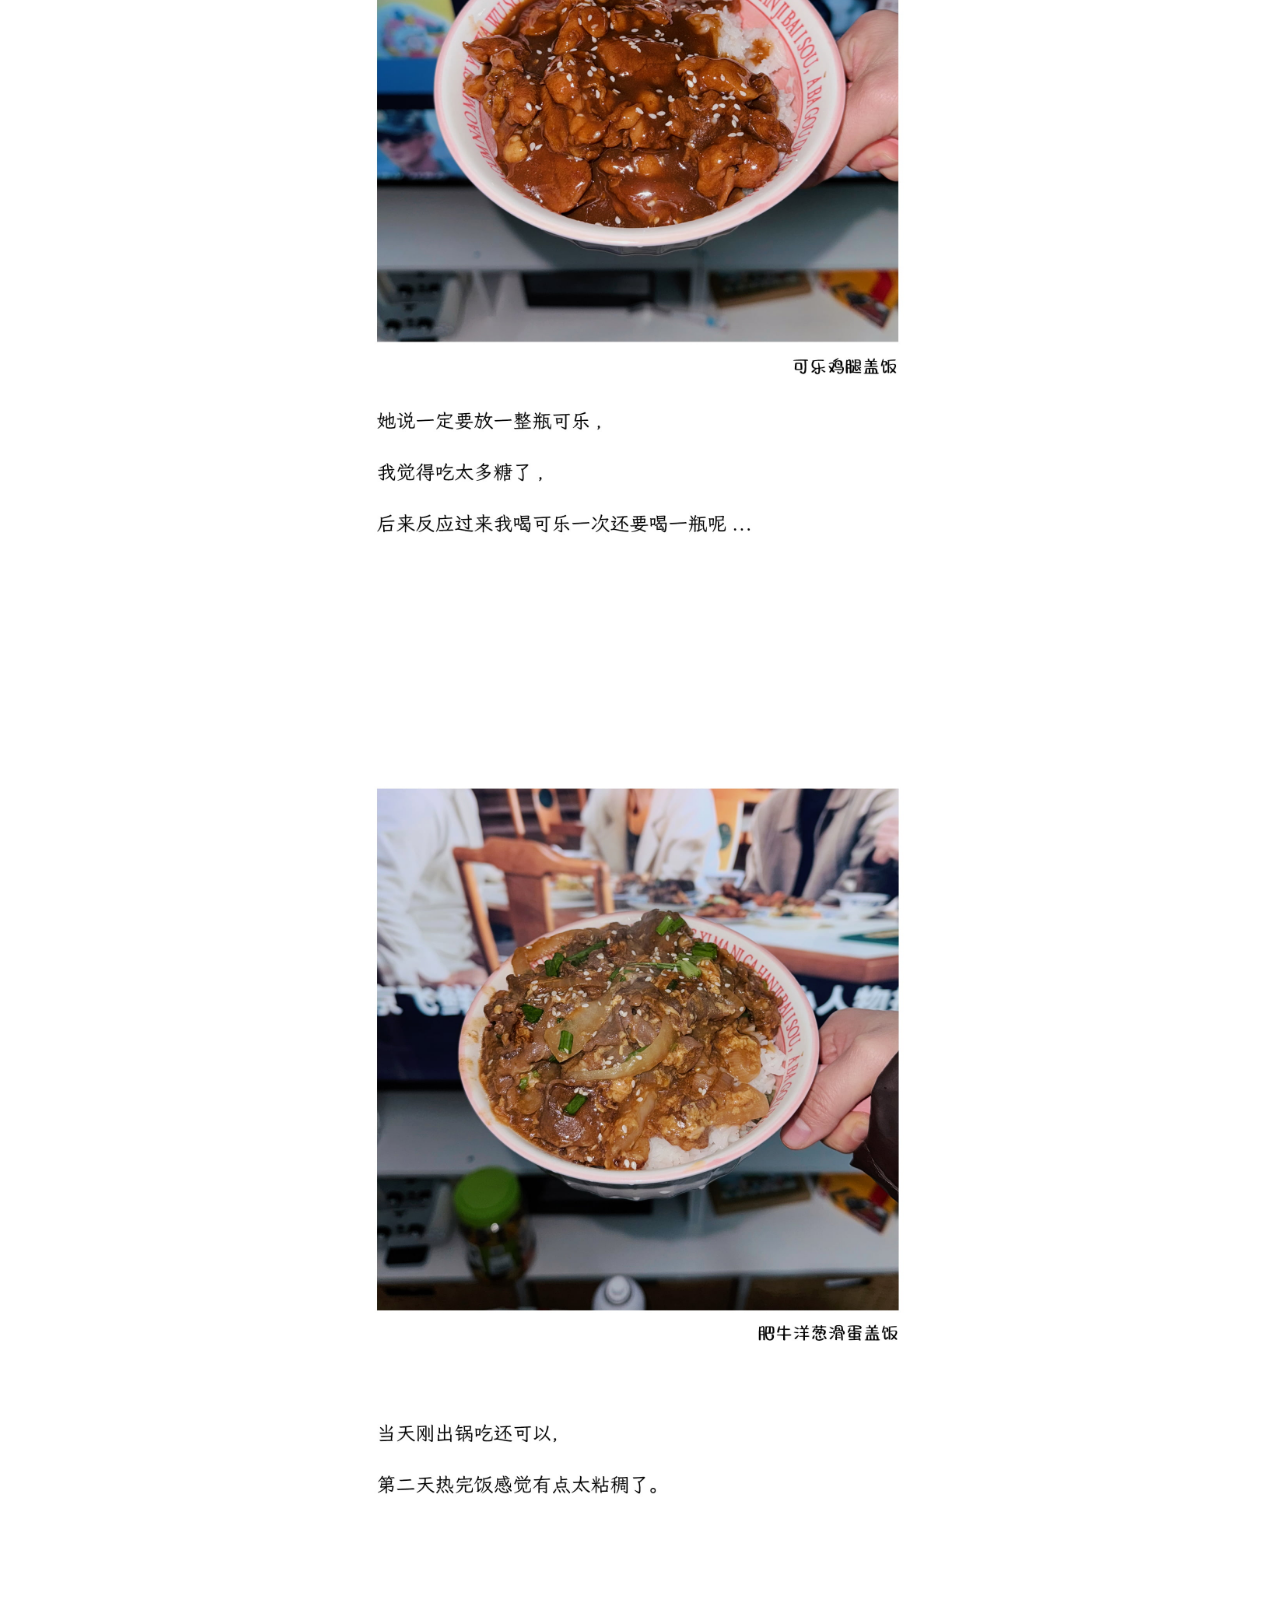
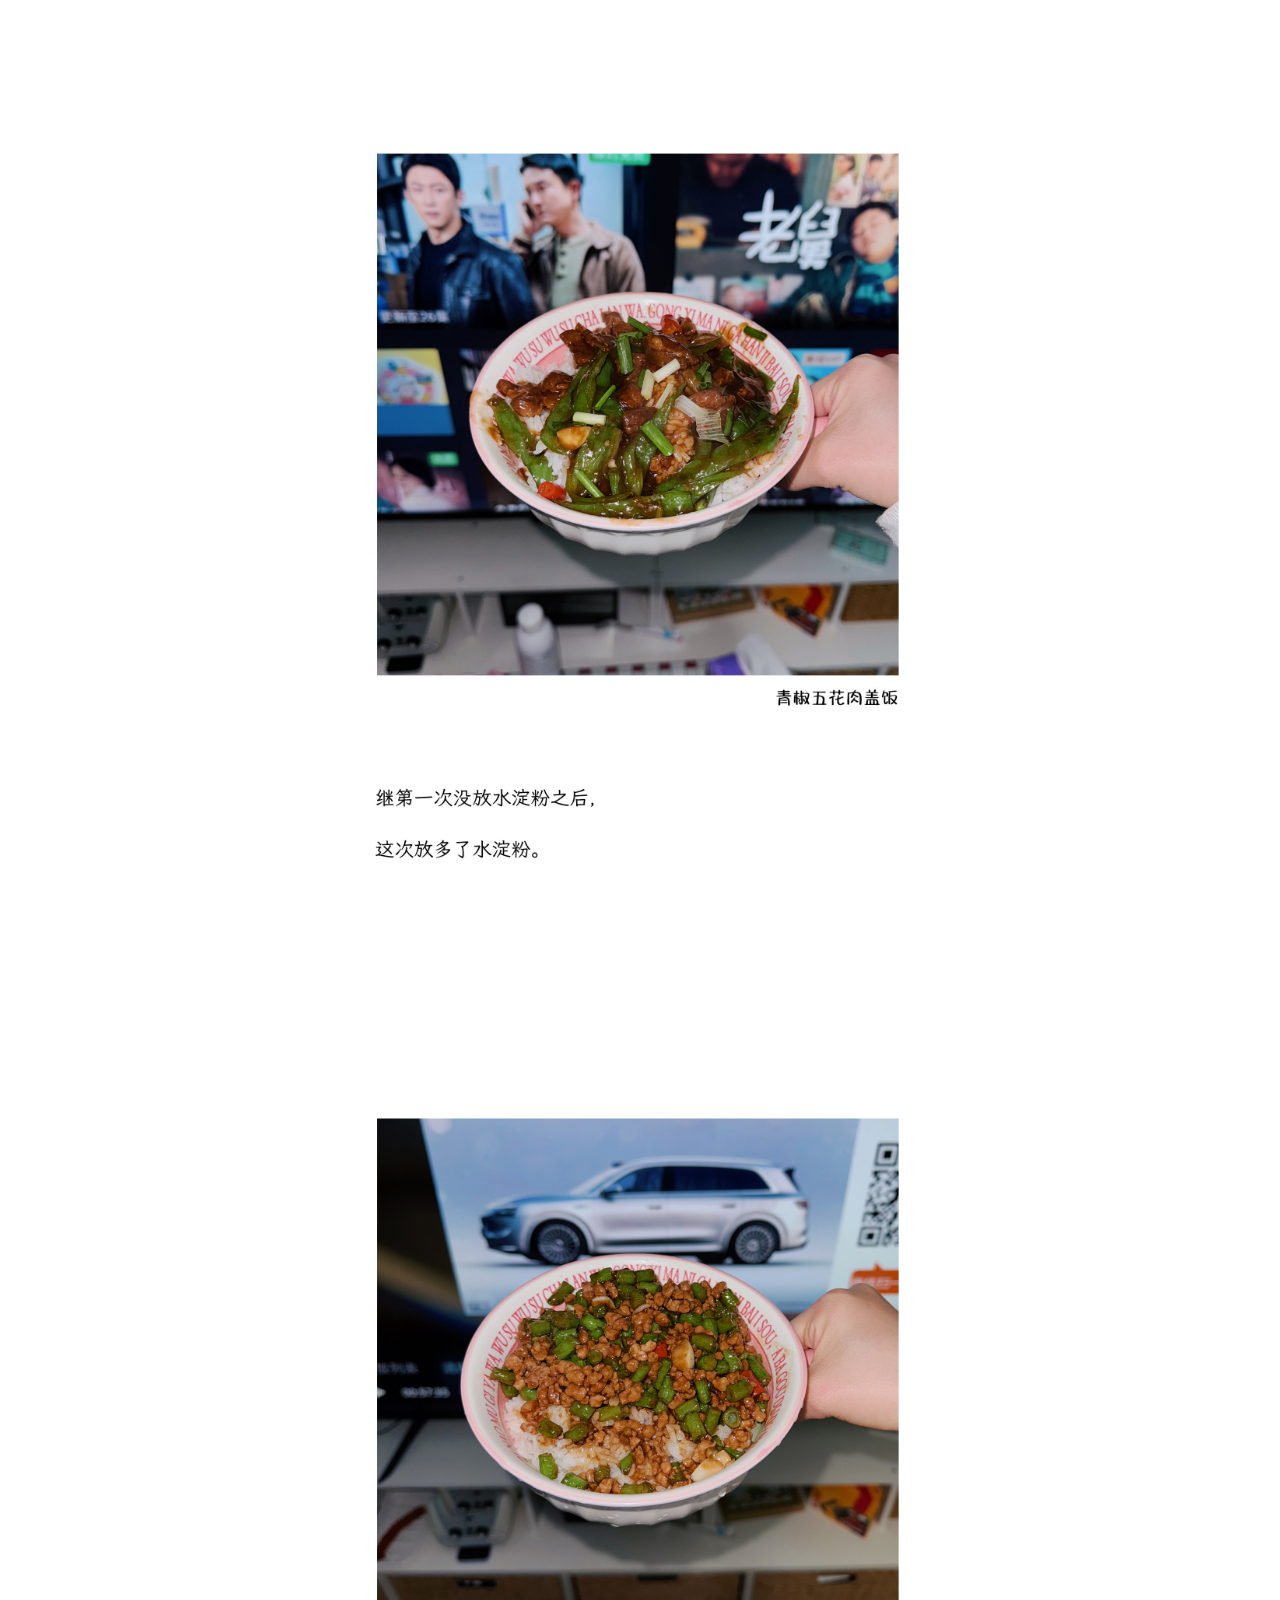
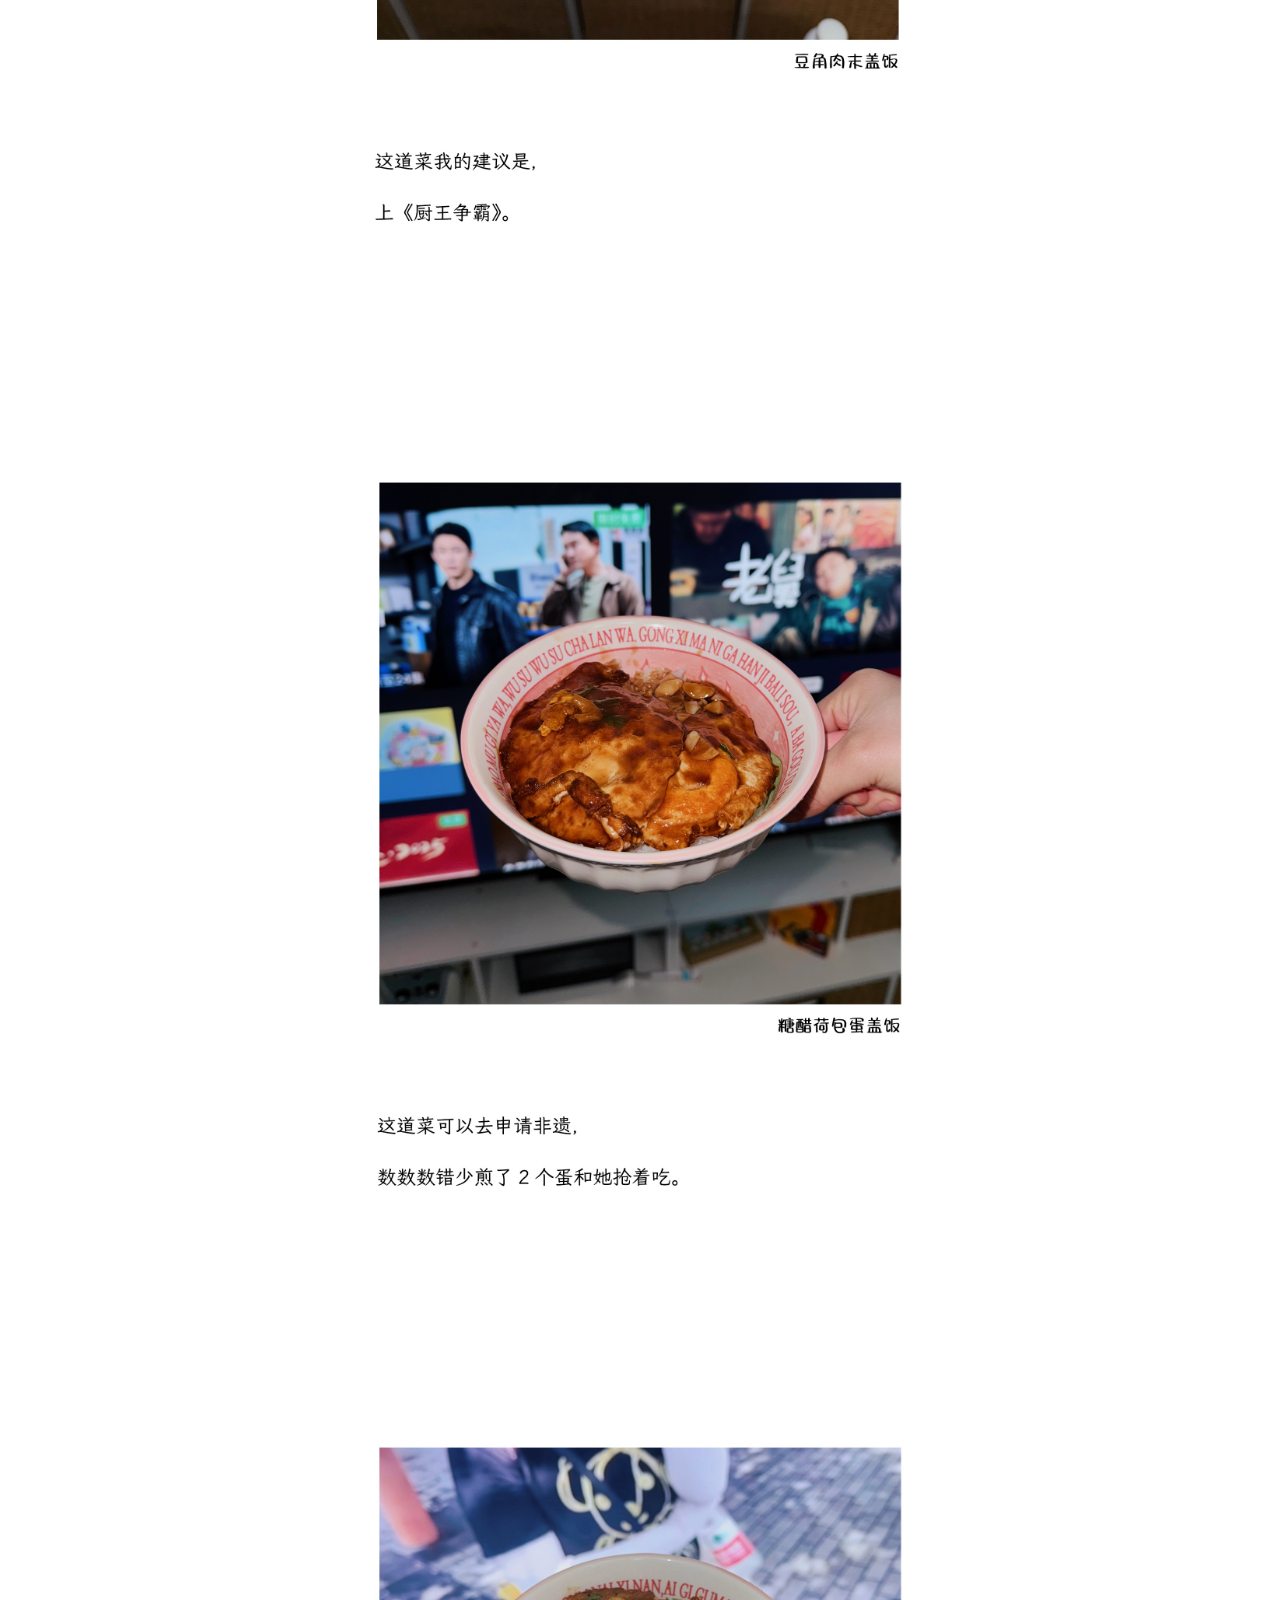
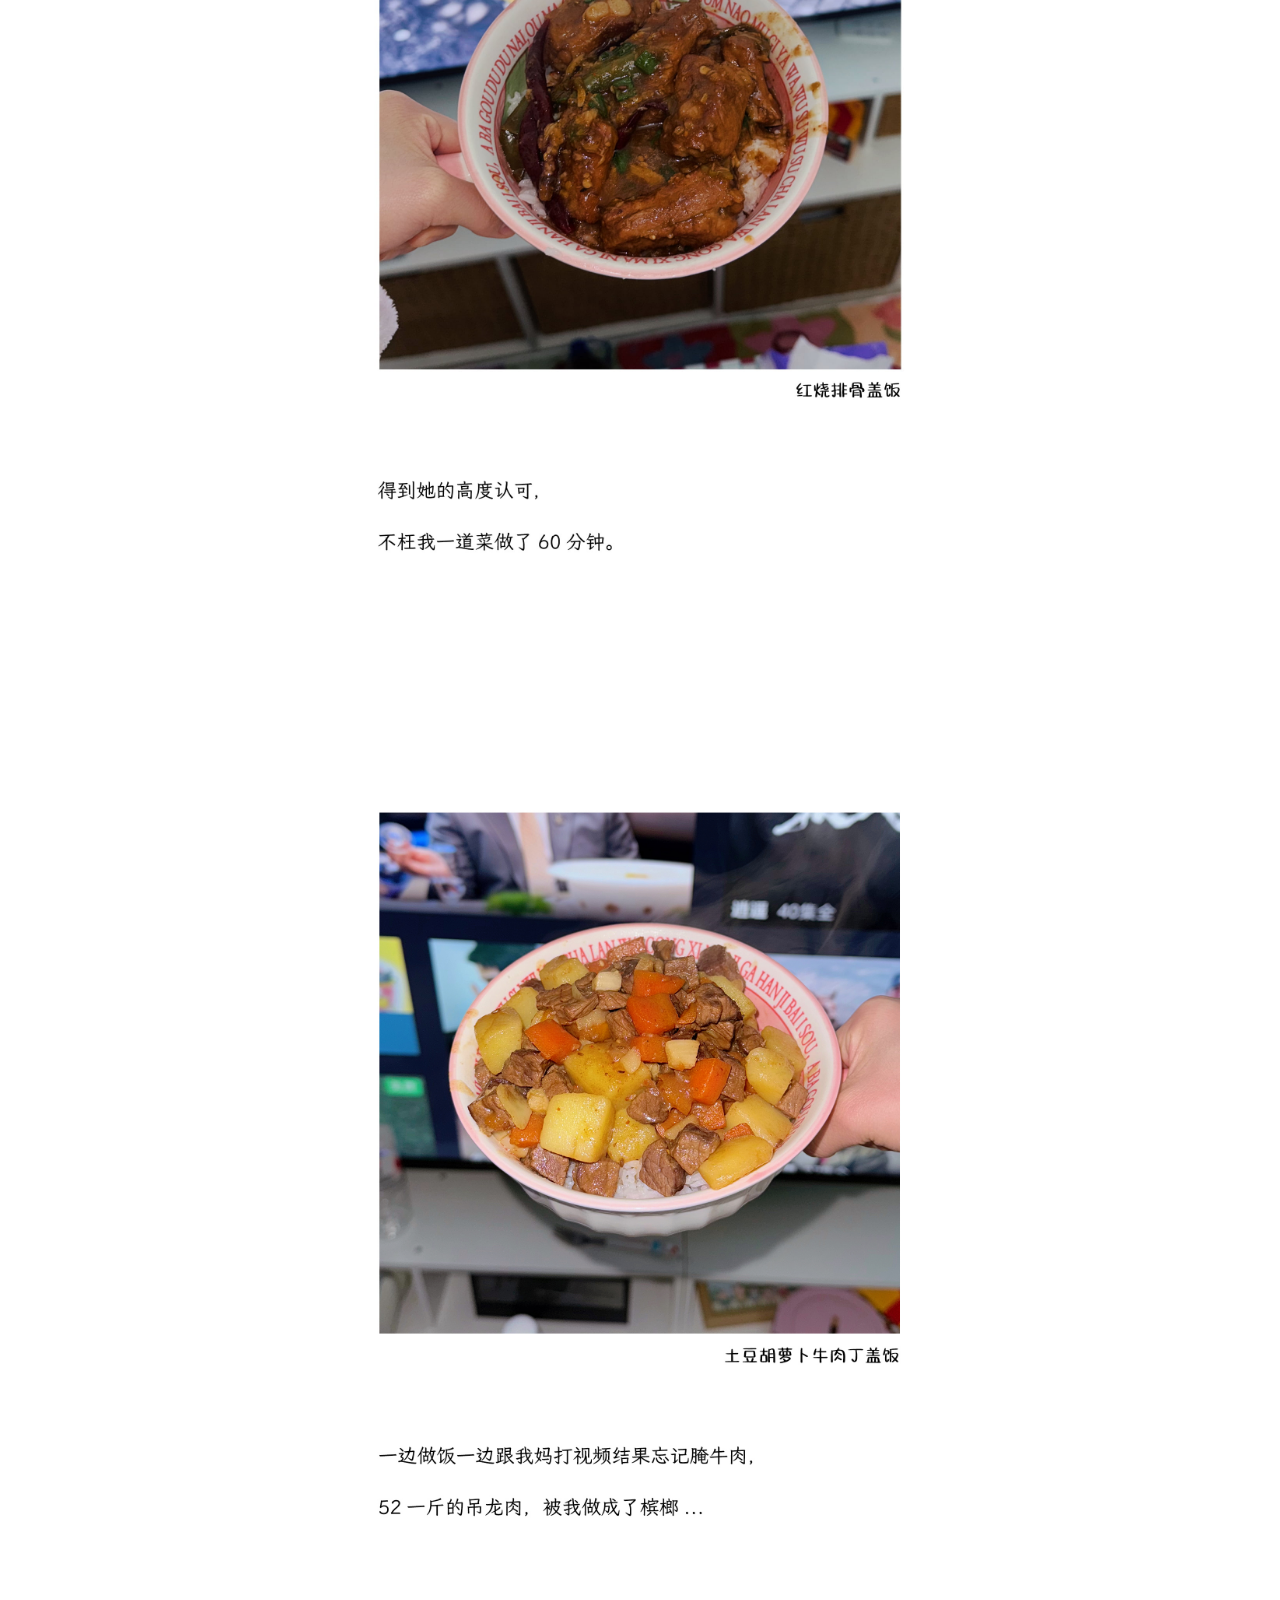
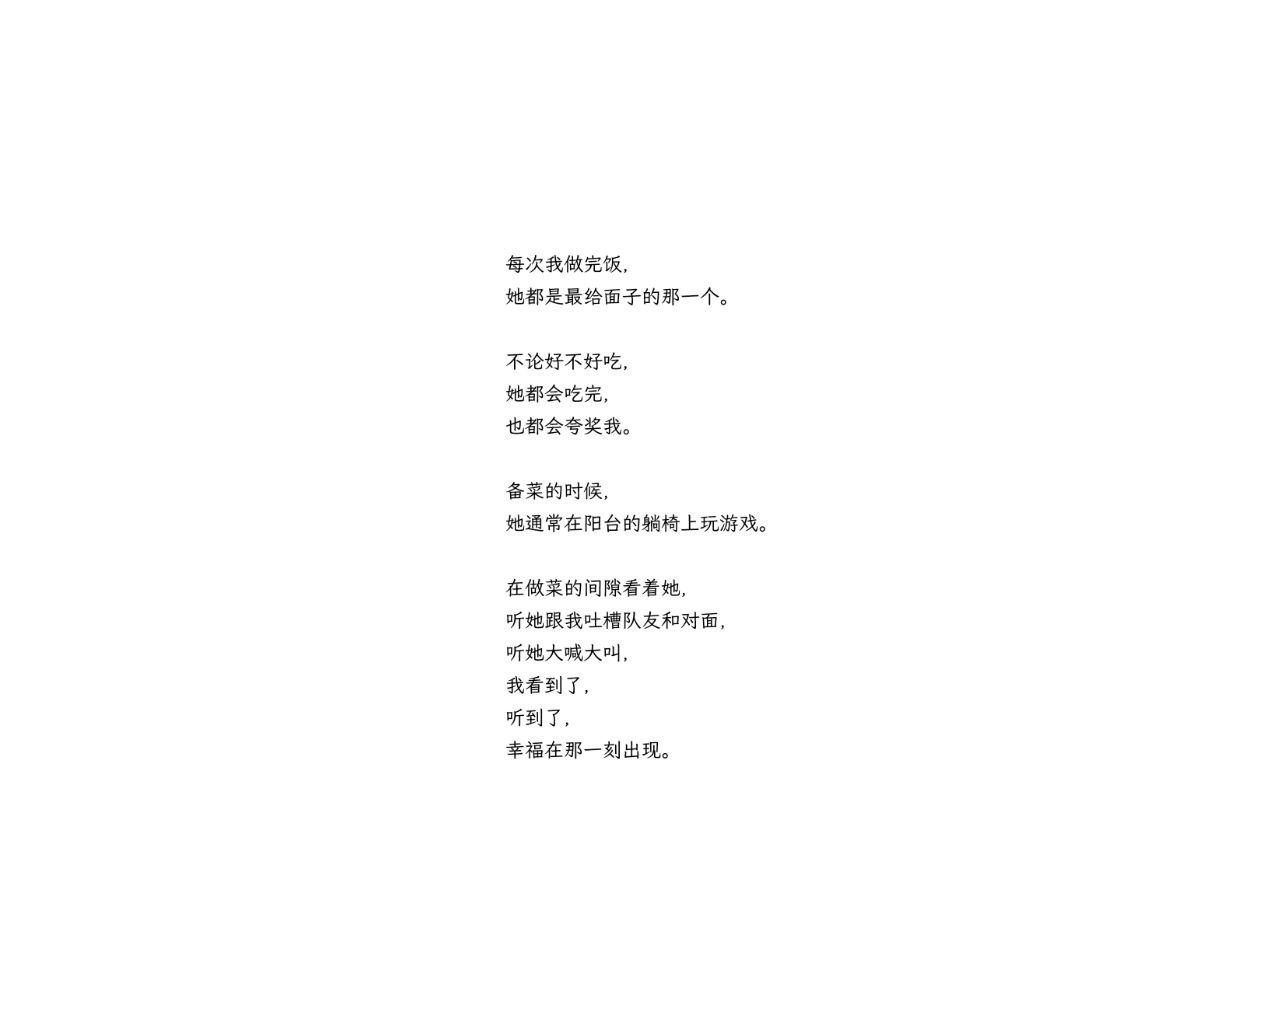
<file: food/food-0001/food-0001.html>
<!DOCTYPE html>
<html lang="zh-CN">
<head>
  <meta charset="UTF-8">
  <meta name="viewport" content="width=device-width, initial-scale=1.0">
  <title>食物 · 第 1 期</title>

  <link rel="stylesheet" href="food-0001.css">
</head>

<body>

<main class="food">

  <!-- cover -->
  <div class="food-page">
    <img src="../../images/food/food-0001/food-0001-cover.jpg" alt="">
  </div>

  <div class="food-page">
    <img src="../../images/food/food-0001/food-0001-01.jpg" alt="">
  </div>

  <div class="food-page">
    <img src="../../images/food/food-0001/food-0001-02.jpg" alt="">
  </div>

  <div class="food-page">
    <img src="../../images/food/food-0001/food-0001-03.jpg" alt="">
  </div>

  <div class="food-page">
    <img src="../../images/food/food-0001/food-0001-04.jpg" alt="">
  </div>

  <div class="food-page">
    <img src="../../images/food/food-0001/food-0001-05.jpg" alt="">
  </div>

  <div class="food-page">
    <img src="../../images/food/food-0001/food-0001-06.jpg" alt="">
  </div>

  <div class="food-page">
    <img src="../../images/food/food-0001/food-0001-07.jpg" alt="">
  </div>

  <div class="food-page">
    <img src="../../images/food/food-0001/food-0001-08.jpg" alt="">
  </div>

  <div class="food-page">
    <img src="../../images/food/food-0001/food-0001-09.jpg" alt="">
  </div>

  <div class="food-page">
    <img src="../../images/food/food-0001/food-0001-10.jpg" alt="">
  </div>
</main>

</body>
</html>
</file>
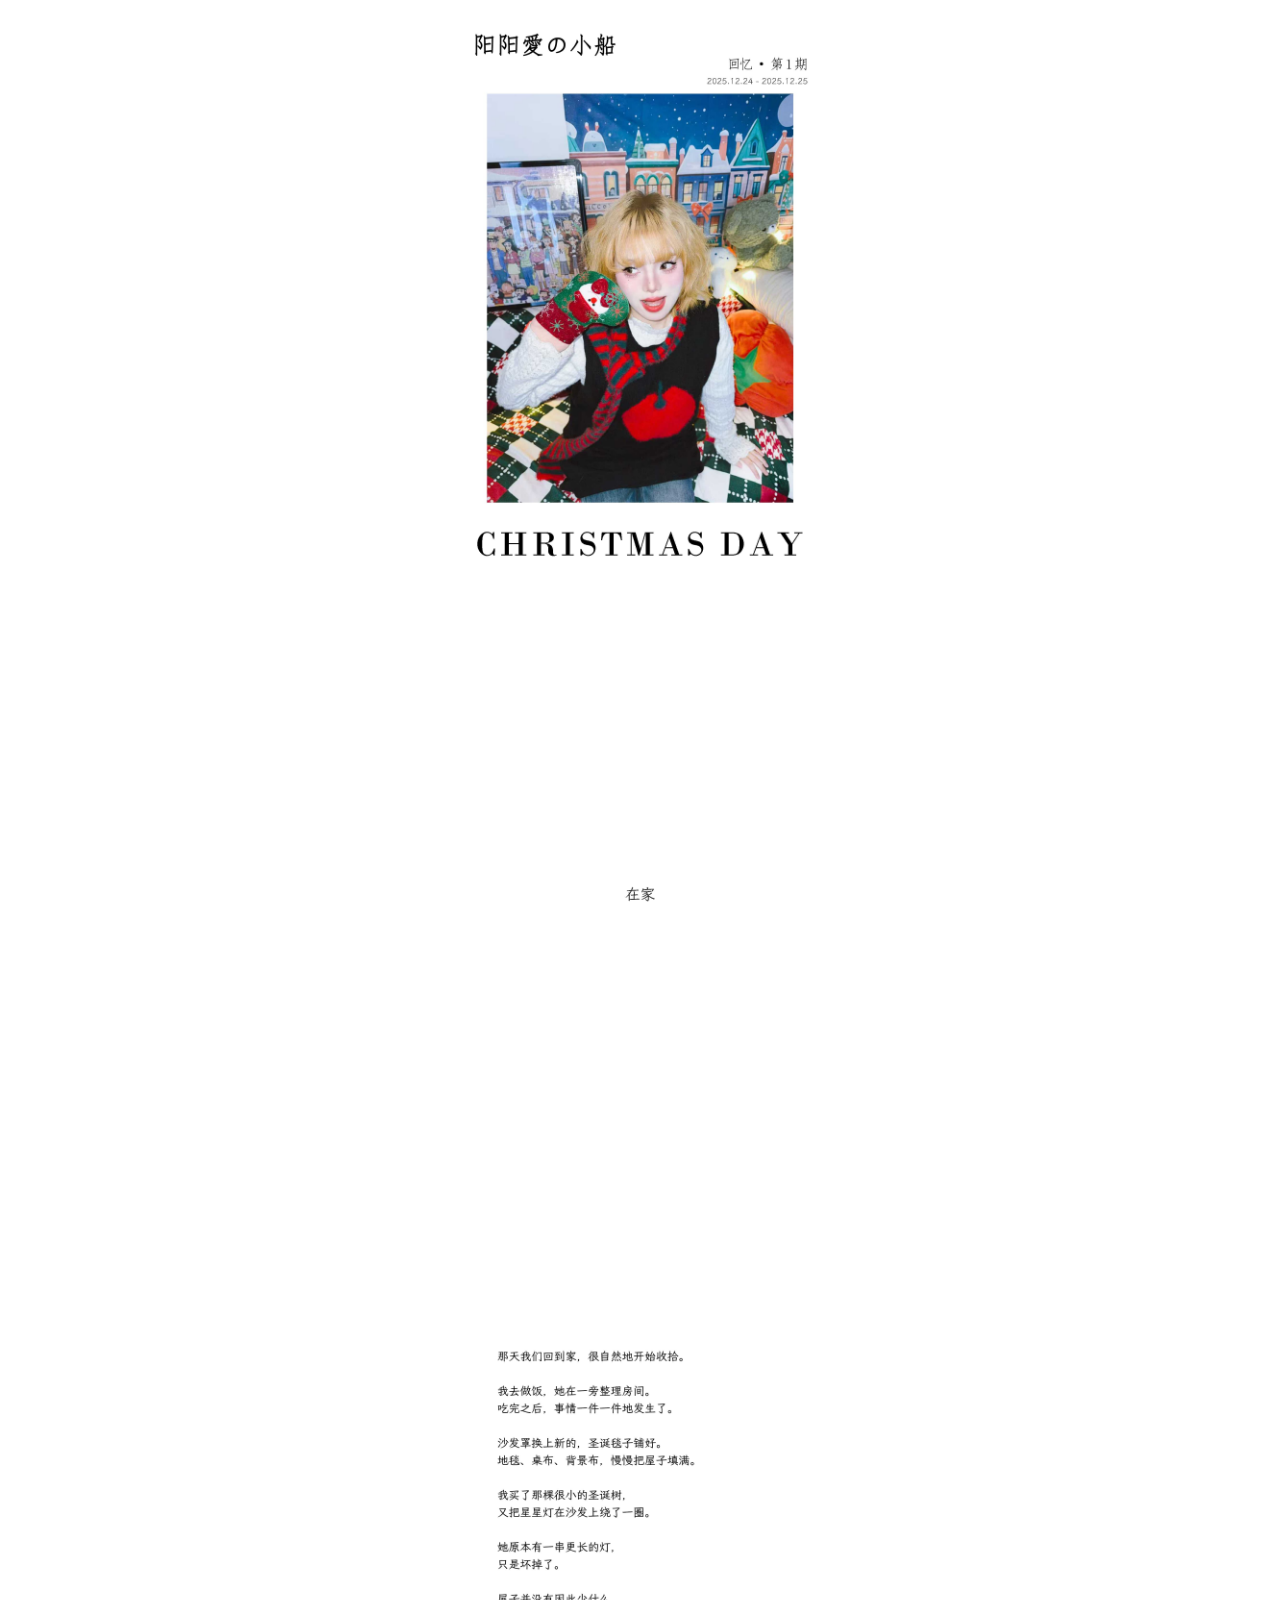
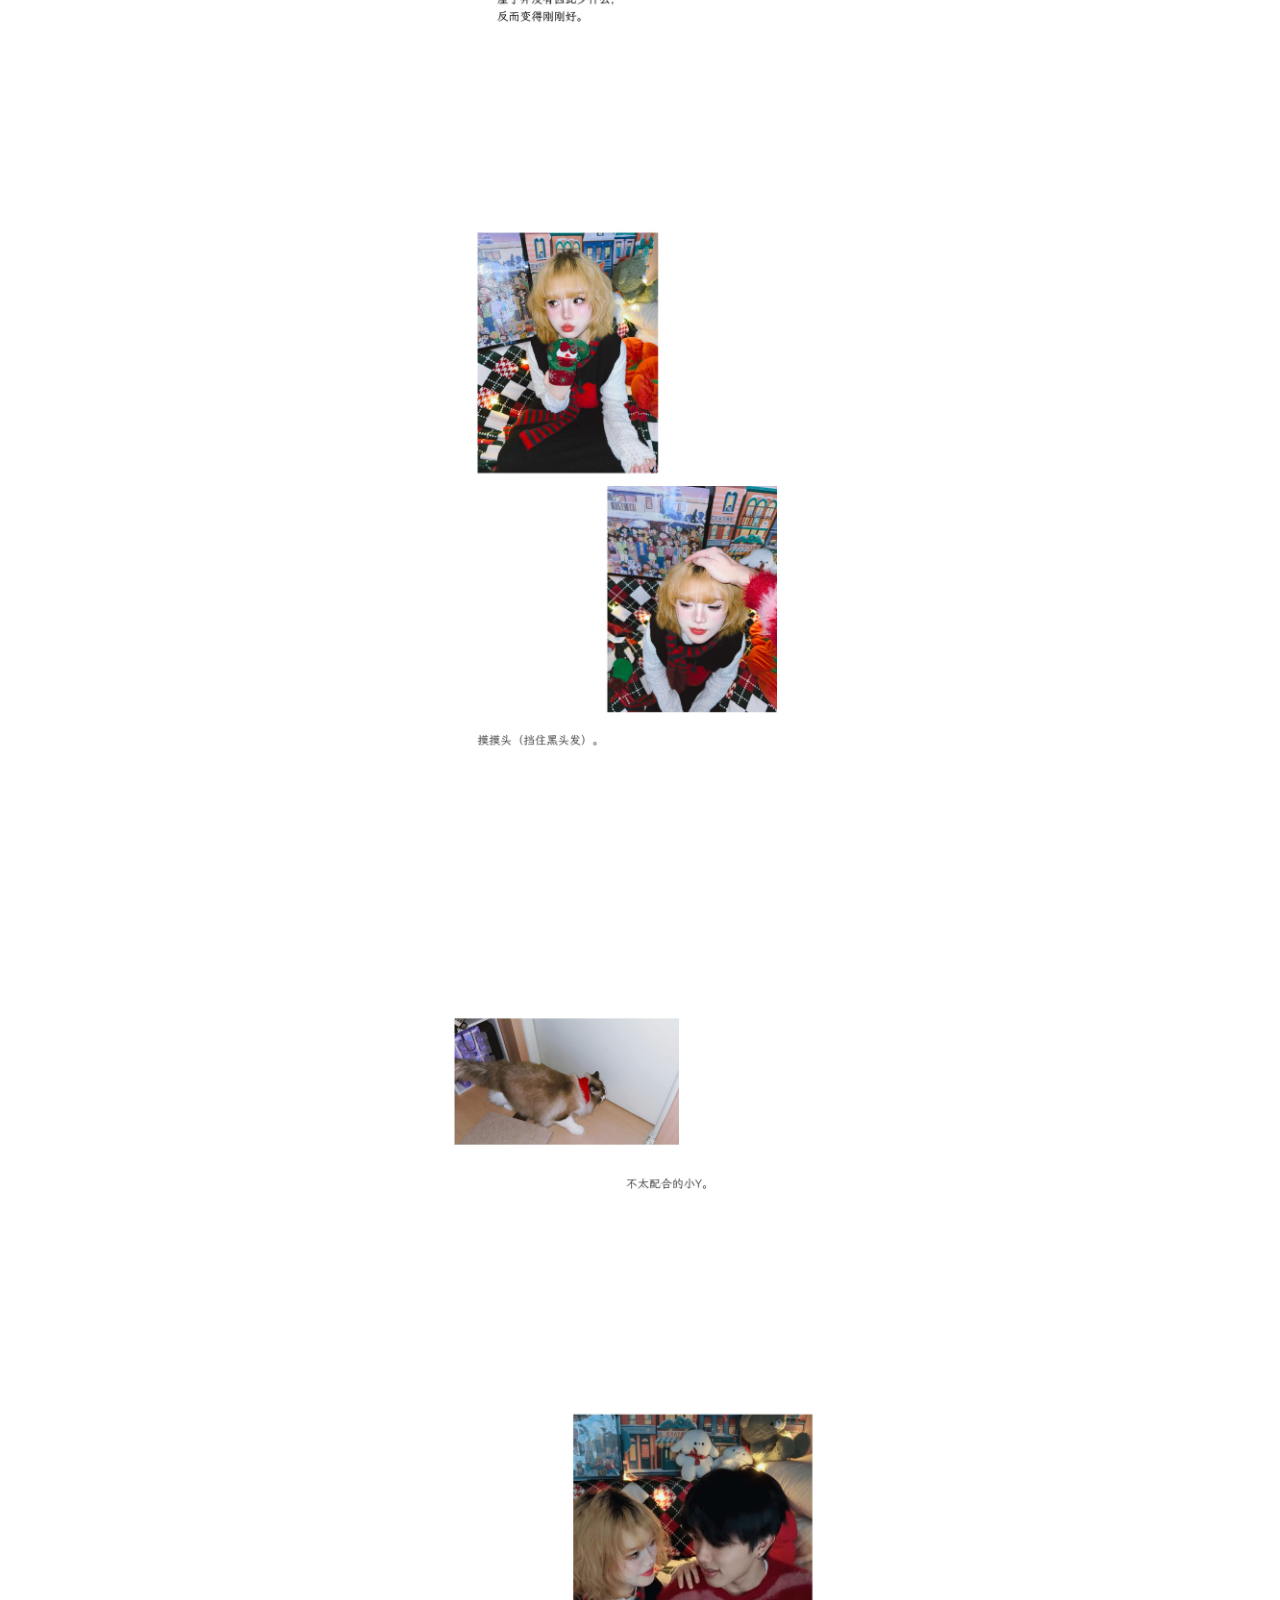
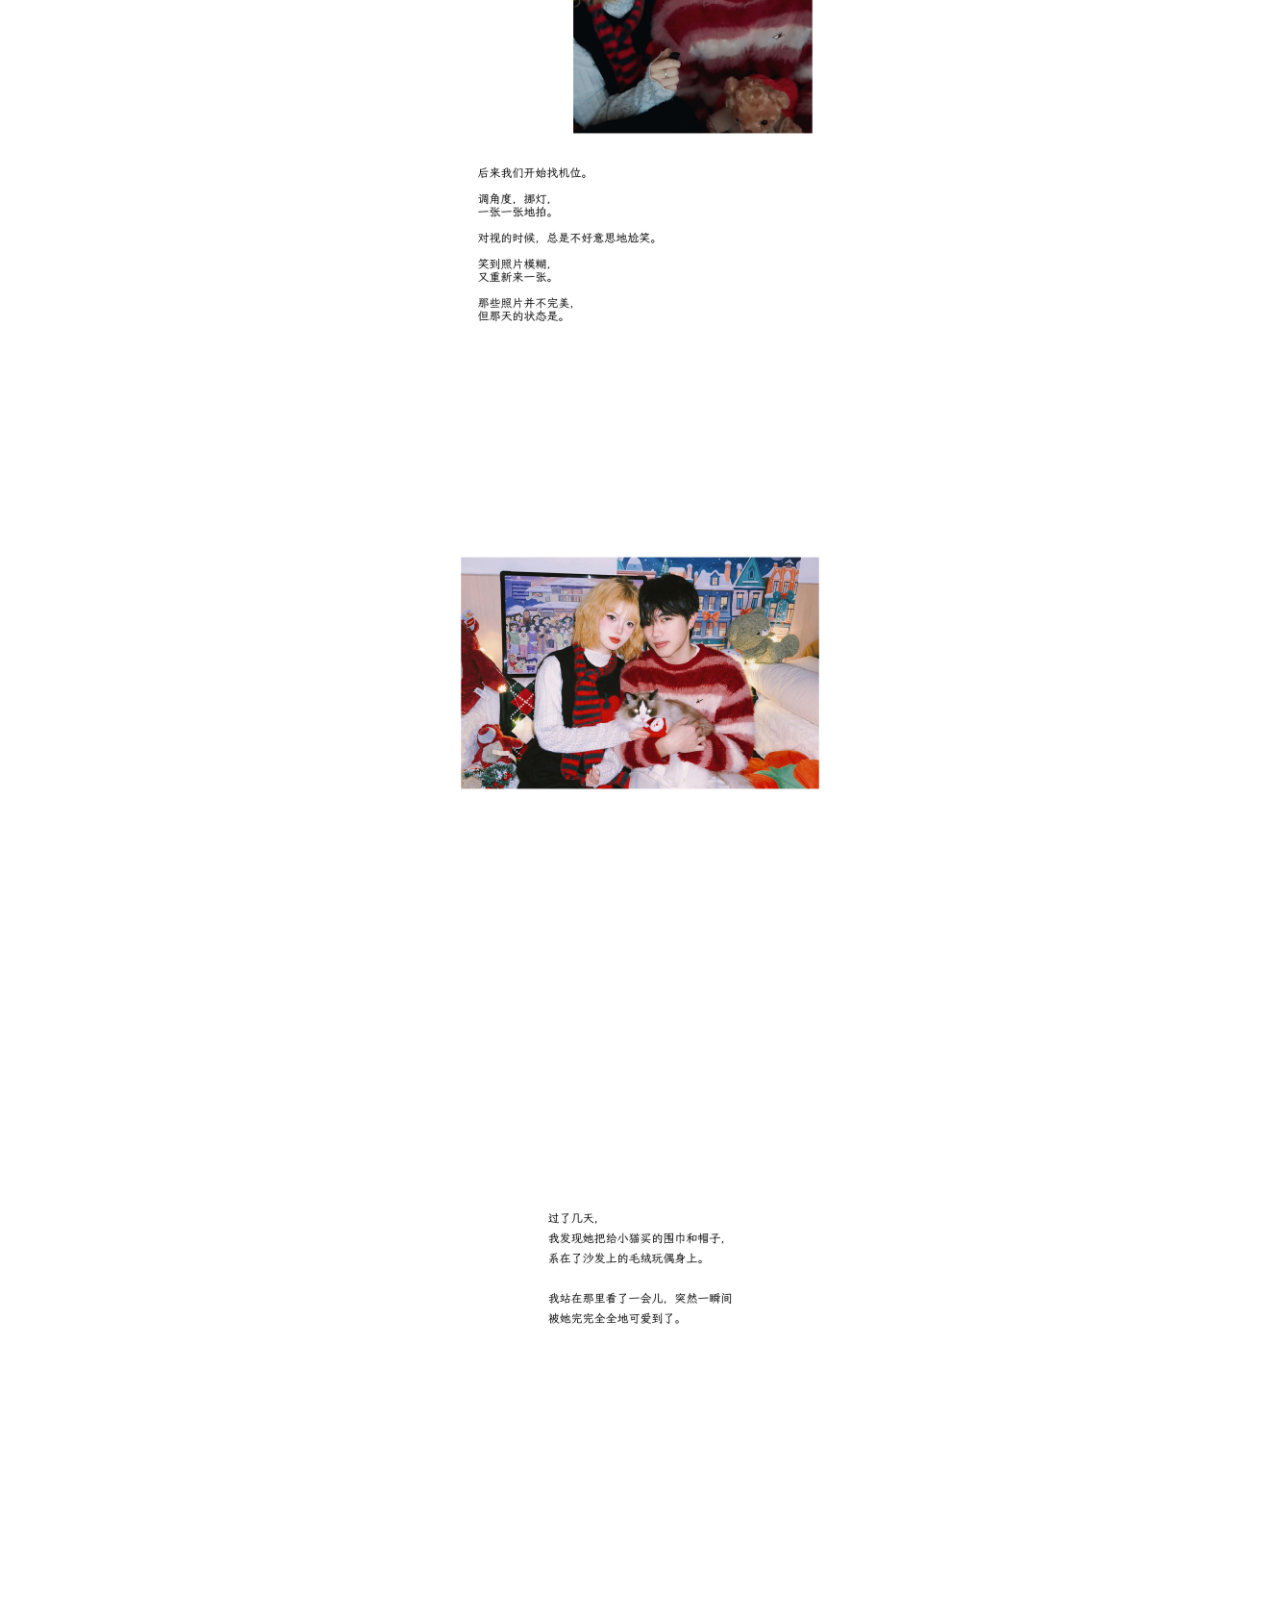
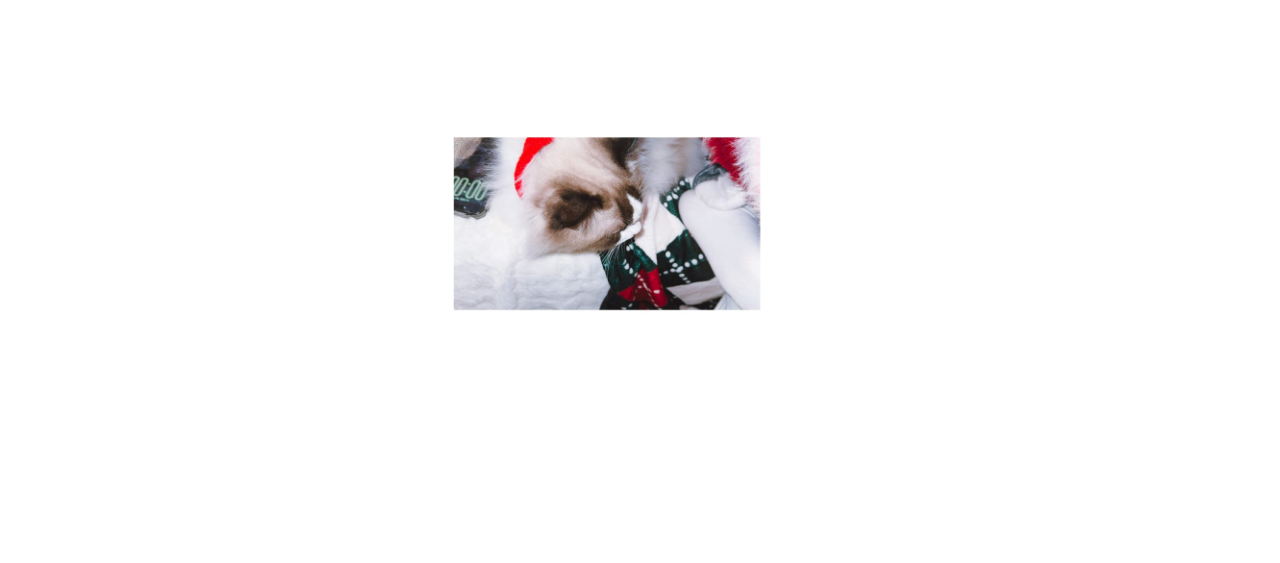
<file: memory/memory-0001/memory-0001.html>
<!DOCTYPE html>
<html lang="zh-CN">
<head>
  <meta charset="UTF-8">
  <meta name="viewport" content="width=device-width, initial-scale=1.0">
  <title>回忆 · 第 1 期</title>

  <link rel="stylesheet" href="memory-0001.css">
</head>

<body>

<main class="issue">

  <!-- cover -->
  <div class="issue-page">
    <img src="../../images/memory/memory-0001/memory-0001-cover.jpg" alt="">
  </div>

  <div class="issue-page">
    <img src="../../images/memory/memory-0001/memory-0001-01.jpg" alt="">
  </div>

  <div class="issue-page">
    <img src="../../images/memory/memory-0001/memory-0001-02.jpg" alt="">
  </div>

  <div class="issue-page">
    <img src="../../images/memory/memory-0001/memory-0001-03.jpg" alt="">
  </div>

  <div class="issue-page">
    <img src="../../images/memory/memory-0001/memory-0001-04.jpg" alt="">
  </div>

  <div class="issue-page">
    <img src="../../images/memory/memory-0001/memory-0001-05.jpg" alt="">
  </div>

  <div class="issue-page">
    <img src="../../images/memory/memory-0001/memory-0001-06.jpg" alt="">
  </div>

  <div class="issue-page">
    <img src="../../images/memory/memory-0001/memory-0001-07.jpg" alt="">
  </div>

  <div class="issue-page">
    <img src="../../images/memory/memory-0001/memory-0001-08.jpg" alt="">
  </div>

</main>

</body>
</html>
</file>
<file: food/food-0001.css>
/* =====================
   内容页 · 图片书（食物篇）
   ===================== */

html, body {
  margin: 0;
  padding: 0;
  background: #ffffff;
}

.food {
  margin: 0;
  padding: 0;
}

/* 每一页 */
.food-page {
  display: flex;
  align-items: center;
  justify-content: center;
}

/* 图片 */
.food-page img {
  display: block;
  width: 100%;
  height: auto;
}

/* =====================
   手机端：一页一屏
   ===================== */

@media (max-width: 768px) {

  .food-page {
    height: 100vh;
  }

  .food-page img {
    width: 100%;
    height: 100%;
    object-fit: contain;
  }
}

/* =====================
   桌面端：A5 阅读尺寸
   ===================== */

@media (min-width: 769px) {

  .food-page img {
    width: 680px;      /* 桌面横屏友好 */
    max-width: 92vw;  /* 防止小屏笔电溢出 */
  }

}
</file>
<file: daily/daily-0002/daily-0002.css>
/* =====================
   内容页 · 图片书
   ===================== */

html, body {
  margin: 0;
  padding: 0;
  background: #ffffff;
}

.issue {
  margin: 0;
  padding: 0;
}

/* 每一页 */
.issue-page {
  display: flex;
  align-items: center;
  justify-content: center;
}

/* 图片 */
.issue-page img {
  display: block;
  width: 100%;
  height: auto;
}

/* =====================
   手机端：一页一屏
   ===================== */

@media (max-width: 768px) {

  .issue-page {
    height: 100vh;
  }

  .issue-page img {
    width: 100%;
    height: 100%;
    object-fit: contain;
  }
}

/* =====================
   桌面端：A5 阅读尺寸
   ===================== */

@media (min-width: 769px) {

  .issue-page {
    padding: 0;
  }

  .issue-page img {
    width: 420px;      /* A5 阅读宽度 */
    max-width: 90vw;
  }
}
</file>
<file: food/food-0001/food-0001.css>
/* =====================
   内容页 · 图片书（食物篇）
   ===================== */

html, body {
  margin: 0;
  padding: 0;
  background: #ffffff;
}

.food {
  margin: 0;
  padding: 0;
}

/* 每一页 */
.food-page {
  display: flex;
  align-items: center;
  justify-content: center;
}

/* 图片 */
.food-page img {
  display: block;
  width: 100%;
  height: auto;
}

/* =====================
   手机端：一页一屏
   ===================== */

@media (max-width: 768px) {

  .food-page {
    height: 100vh;
  }

  .food-page img {
    width: 100%;
    height: 100%;
    object-fit: contain;
  }
}

/* =====================
   桌面端：A5 阅读尺寸
   ===================== */

@media (min-width: 769px) {

  .food-page img {
    width: 680px;      /* 桌面横屏友好 */
    max-width: 92vw;  /* 防止小屏笔电溢出 */
  }

}
</file>
<file: memory/memory-0001/memory-0001.css>
/* =====================
   内容页 · 图片书
   ===================== */

html, body {
  margin: 0;
  padding: 0;
  background: #ffffff;
}

.issue {
  margin: 0;
  padding: 0;
}

/* 每一页 */
.issue-page {
  display: flex;
  align-items: center;
  justify-content: center;
}

/* 图片 */
.issue-page img {
  display: block;
  width: 100%;
  height: auto;
}

/* =====================
   手机端：一页一屏
   ===================== */

@media (max-width: 768px) {

  .issue-page {
    height: 100vh;
  }

  .issue-page img {
    width: 100%;
    height: 100%;
    object-fit: contain;
  }
}

/* =====================
   桌面端：A5 阅读尺寸
   ===================== */

@media (min-width: 769px) {

  .issue-page {
    padding: 0;
  }

  .issue-page img {
    width: 420px;      /* A5 阅读宽度 */
    max-width: 90vw;
  }
}
</file>
